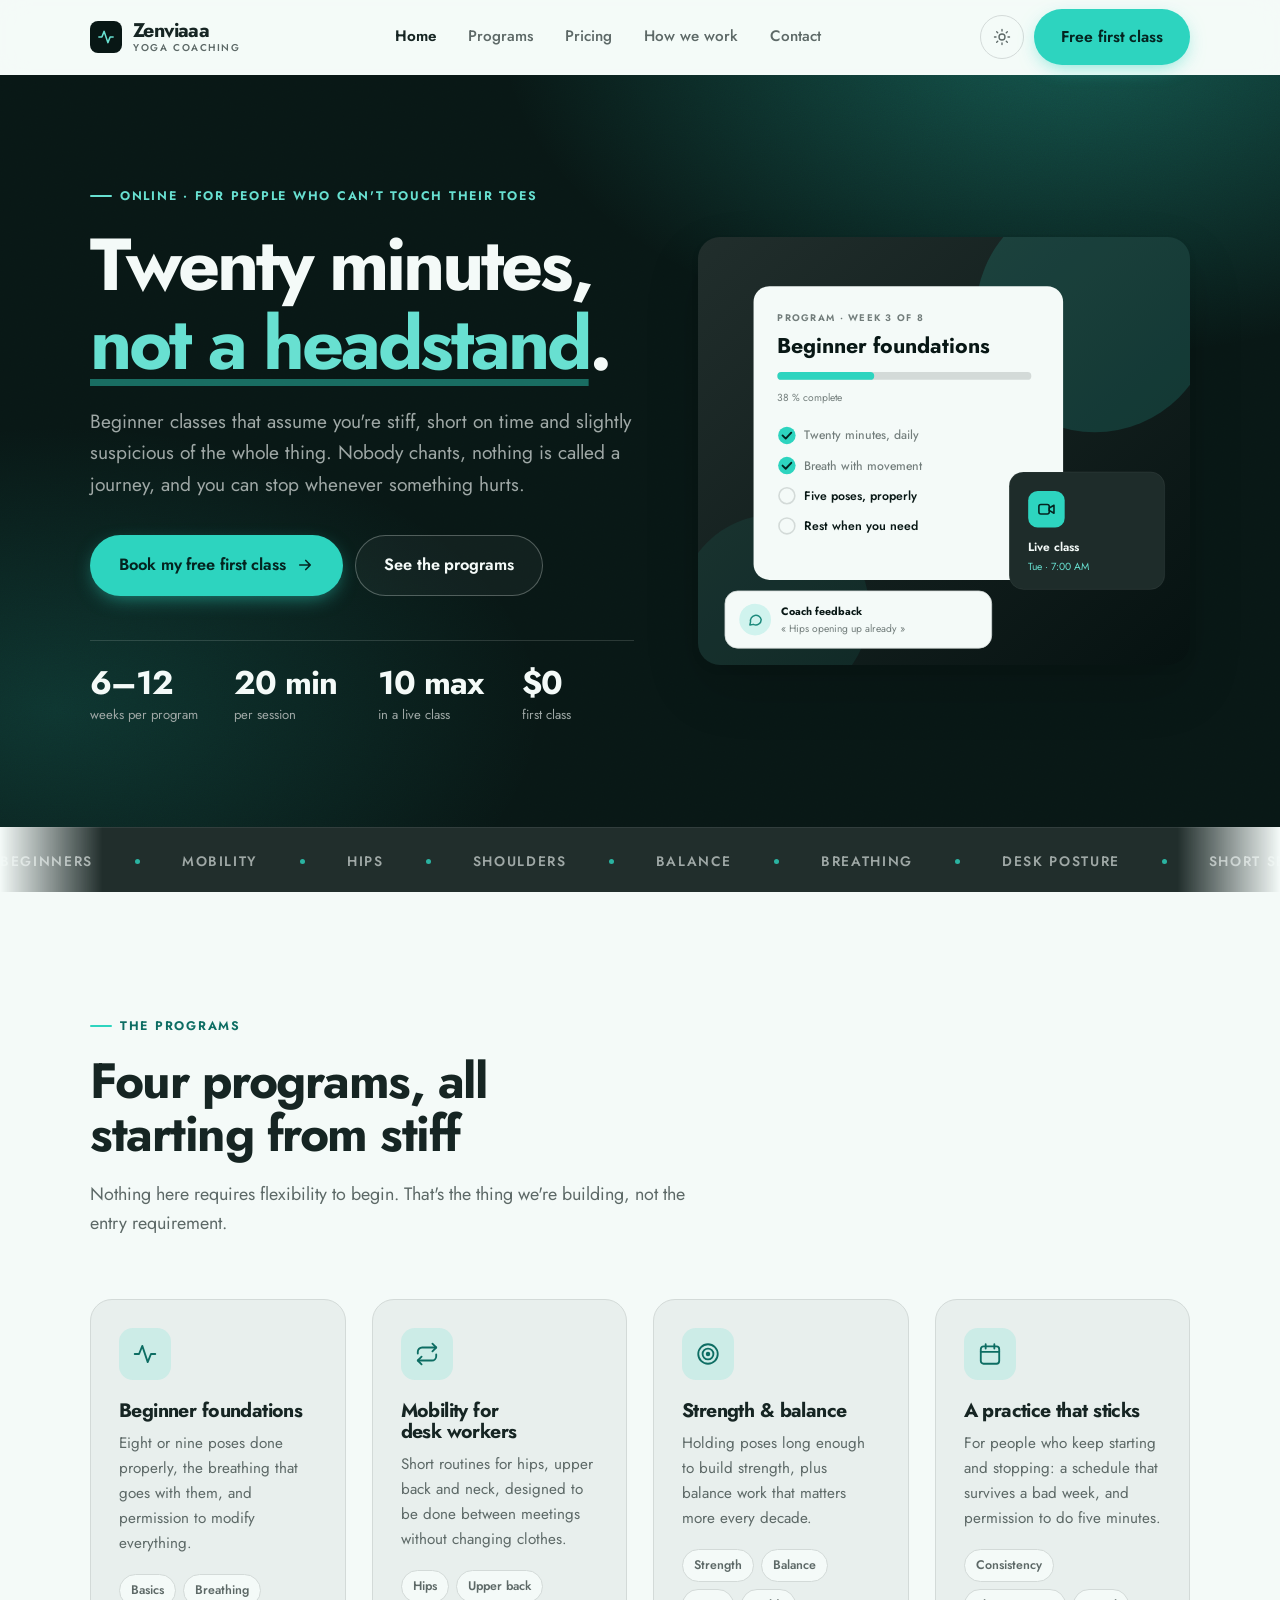
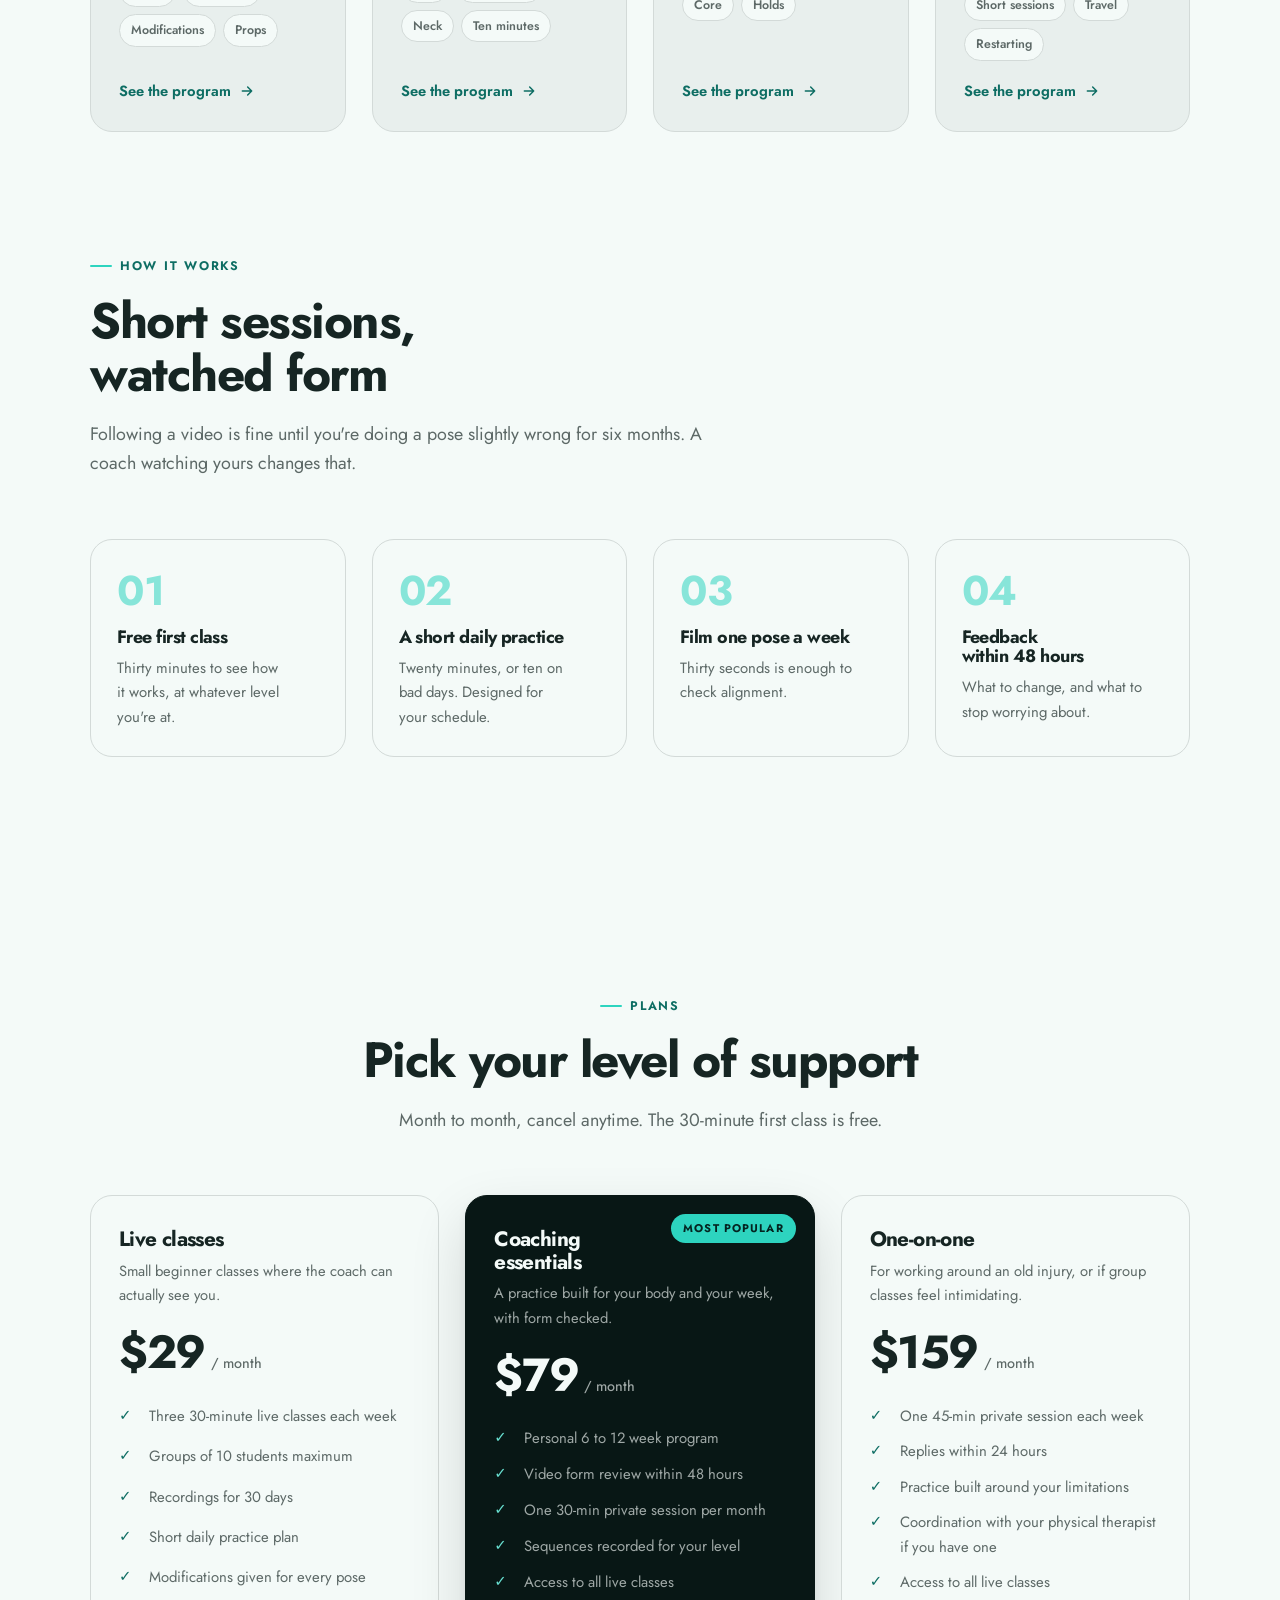
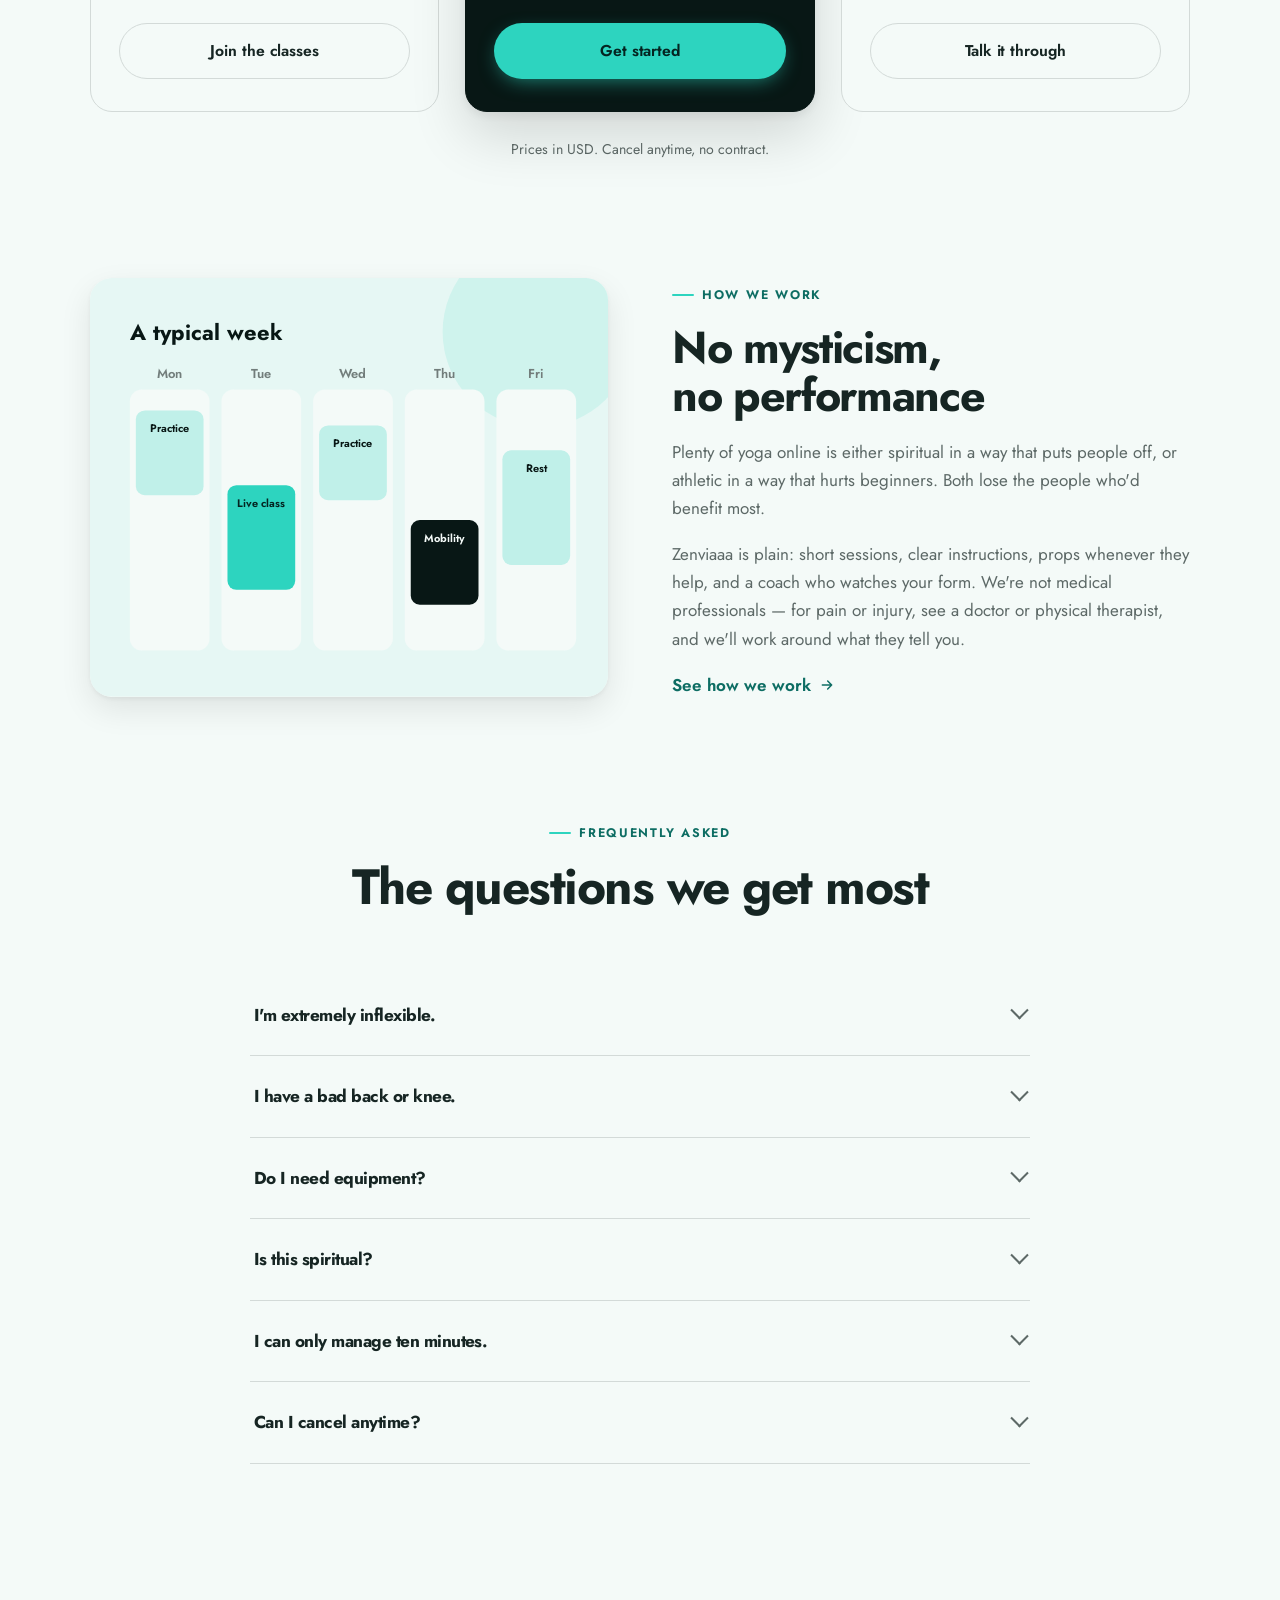
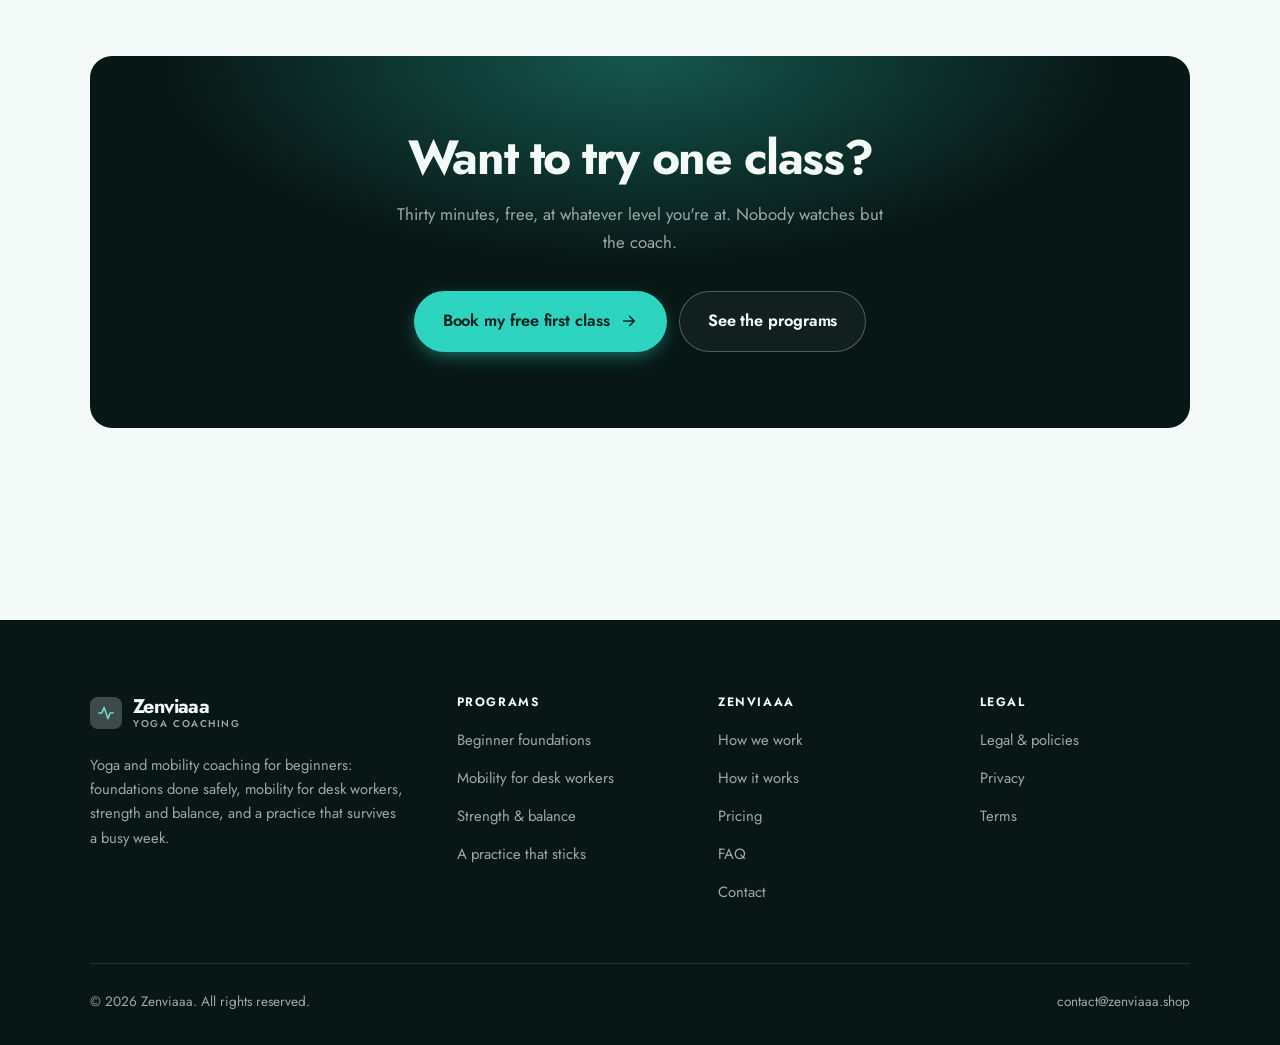
<file: index.html>
<!DOCTYPE html>
<html lang="en" class="no-js">
<head>
<meta charset="utf-8">
<meta name="viewport" content="width=device-width, initial-scale=1">
<title>Zenviaaa — Yoga for beginners who can't touch their toes</title>
<meta name="description" content="Beginner yoga and mobility coaching online: twenty-minute sessions, a coach who watches your form on video, and a practice that fits a busy week. Free first class.">
<link rel="canonical" href="https://zenviaaa.shop/">

<meta property="og:type" content="website">
<meta property="og:url" content="https://zenviaaa.shop/">
<meta property="og:site_name" content="Zenviaaa">
<meta property="og:locale" content="en_US">
<meta property="og:title" content="Zenviaaa — Yoga for beginners who can't touch their toes">
<meta property="og:description" content="Beginner yoga and mobility coaching online: twenty-minute sessions, a coach who watches your form on video, and a practice that fits a busy week. Free first class.">
<meta name="theme-color" content="#081715">

<link rel="icon" href="assets/img/favicon.svg" type="image/svg+xml">
<link rel="preconnect" href="https://fonts.googleapis.com">
<link rel="preconnect" href="https://fonts.gstatic.com" crossorigin>
<link rel="stylesheet" href="https://fonts.googleapis.com/css2?family=Jost:wght@400..700&display=swap">
<link rel="stylesheet" href="assets/css/style.css">

<!-- Thème appliqué avant le premier rendu (évite le flash) -->
<script>
document.documentElement.classList.remove('no-js');
(function(){try{var t=localStorage.getItem('site-theme');if(t){document.documentElement.setAttribute('data-theme',t);}}catch(e){}})();
</script>
<script type="application/ld+json">
{
  "@context": "https://schema.org",
  "@type": "Organization",
  "name": "Zenviaaa",
  "url": "https://zenviaaa.shop/",
  "email": "contact@zenviaaa.shop",
  "description": "Beginner yoga and mobility coaching online: twenty-minute sessions, a coach who watches your form on video, and a practice that fits a busy week. Free first class.",
  "areaServed": "US",
  "knowsLanguage": "en"
}
</script>
</head>

<body>
<a class="skip-link" href="#main">Skip to main content</a>

<header class="site-header">
  <nav class="wrap nav" aria-label="Main navigation">
    <a class="brand" href="index.html">
      <svg class="brand__mark" viewBox="0 0 64 64" aria-hidden="true">
        <rect class="bm-bg" width="64" height="64" rx="16"/>
        <g class="bm-ic" transform="translate(14 14) scale(1.5)" fill="none" stroke-width="2.1" stroke-linecap="round" stroke-linejoin="round"><path d="M2.5 12h4l3-7.5 5 15 3-7.5h4"/></g>
      </svg>
      <span>Zenviaaa<span class="brand__sub">Yoga coaching</span></span>
    </a>

    <ul class="nav__links" id="nav-links">
      <li><a href="index.html" aria-current="page">Home</a></li>
      <li><a href="programs.html">Programs</a></li>
      <li><a href="index.html#pricing">Pricing</a></li>
      <li><a href="about.html">How we work</a></li>
      <li><a href="contact.html">Contact</a></li>
      <li><a class="btn btn--primary" href="contact.html">Free first class</a></li>
    </ul>

    <div class="nav__cta">
      <button class="theme-toggle" type="button" aria-label="Switch to dark theme">
        <svg class="icon-sun" viewBox="0 0 24 24" fill="none" stroke="currentColor" stroke-width="1.8" stroke-linecap="round" aria-hidden="true"><circle cx="12" cy="12" r="4"/><path d="M12 2v2m0 16v2M2 12h2m16 0h2M4.9 4.9l1.4 1.4m11.4 11.4 1.4 1.4M19.1 4.9l-1.4 1.4M6.3 17.7l-1.4 1.4"/></svg>
        <svg class="icon-moon" viewBox="0 0 24 24" fill="none" stroke="currentColor" stroke-width="1.8" stroke-linecap="round" stroke-linejoin="round" aria-hidden="true"><path d="M21 12.8A9 9 0 1 1 11.2 3a7 7 0 0 0 9.8 9.8z"/></svg>
      </button>
      <a class="btn btn--primary" href="contact.html">Free first class</a>
      <button class="nav__toggle" type="button" aria-expanded="false" aria-controls="nav-links" aria-label="Open menu">
        <svg class="icon-open" viewBox="0 0 24 24" fill="none" stroke="currentColor" stroke-width="2" stroke-linecap="round" aria-hidden="true"><path d="M3 6h18M3 12h18M3 18h18"/></svg>
        <svg class="icon-close" viewBox="0 0 24 24" fill="none" stroke="currentColor" stroke-width="2" stroke-linecap="round" aria-hidden="true"><path d="M6 6l12 12M18 6L6 18"/></svg>
      </button>
    </div>
  </nav>
</header>

<main id="main">

<section class="hero">
  <div class="wrap hero__inner">
    <div>
      <span class="eyebrow hero__eyebrow">Online · For people who can't touch their toes</span>
      <h1>Twenty minutes,<br> <em>not a headstand</em>.</h1>
      <p class="hero__lede">Beginner classes that assume you're stiff, short on time and slightly suspicious of the whole thing. Nobody chants, nothing is called a journey, and you can stop whenever something hurts.</p>

      <div class="hero__actions">
        <a class="btn btn--primary btn--lg" href="contact.html">Book my free first class <svg viewBox="0 0 24 24" fill="none" stroke="currentColor" stroke-width="2.2" stroke-linecap="round" stroke-linejoin="round" aria-hidden="true"><path d="M5 12h14M13 6l6 6-6 6"/></svg></a>
        <a class="btn btn--on-dark btn--lg" href="programs.html">See the programs</a>
      </div>

      <ul class="hero__proof">
        <li><span class="stat__num">6–12</span><span class="stat__label">weeks per program</span></li>
        <li><span class="stat__num">20 min</span><span class="stat__label">per session</span></li>
        <li><span class="stat__num">10 max</span><span class="stat__label">in a live class</span></li>
        <li><span class="stat__num">$0</span><span class="stat__label">first class</span></li>
      </ul>
    </div>

    <div class="hero__art">
      <svg viewBox="0 0 620 540" role="img" aria-label="A beginner yoga program in week 3 of 8, showing this week's practice, the next live class and coach feedback.">
        <defs>
          <linearGradient id="hbg" x1="0" y1="0" x2="1" y2="1">
            <stop offset="0" stop-color="#212e2c"/><stop offset="1" stop-color="#061211"/>
          </linearGradient>
        </defs>
        <rect width="620" height="540" rx="22" fill="url(#hbg)"/>
        <circle cx="500" cy="96" r="150" fill="#2dd4bf" opacity=".16"/>
        <circle cx="96" cy="470" r="120" fill="#2dd4bf" opacity=".08"/>

        <g style="font-family: var(--font-body)">
          <!-- Carte programme -->
          <rect x="70" y="62" width="390" height="370" rx="20" fill="#f4faf8"/>
          <text x="100" y="106" font-size="12" font-weight="650" letter-spacing="1.6" fill="#727d7b">PROGRAM · WEEK 3 OF 8</text>
          <text x="100" y="146" font-size="27" font-weight="700" fill="#081715" style="font-family: var(--font-display)">Beginner foundations</text>
          <rect x="100" y="170" width="320" height="10" rx="5" fill="#d3dad8"/>
          <rect x="100" y="170" width="122" height="10" rx="5" fill="#2dd4bf"/>
          <text x="100" y="206" font-size="13" fill="#727d7b">38 % complete</text>
          <circle cx="112" cy="250" r="11" fill="#2dd4bf"/><path d="M106.5 250l4 4 7-7.5" fill="none" stroke="#042420" stroke-width="2.4" stroke-linecap="round" stroke-linejoin="round"/><text x="134" y="255" font-size="15.5" fill="#727d7b" font-weight="450">Twenty minutes, daily</text>
          <circle cx="112" cy="288" r="11" fill="#2dd4bf"/><path d="M106.5 288l4 4 7-7.5" fill="none" stroke="#042420" stroke-width="2.4" stroke-linecap="round" stroke-linejoin="round"/><text x="134" y="293" font-size="15.5" fill="#727d7b" font-weight="450">Breath with movement</text>
          <circle cx="112" cy="326" r="10" fill="none" stroke="#d3dad8" stroke-width="2"/><text x="134" y="331" font-size="15.5" fill="#081715" font-weight="560">Five poses, properly</text>
          <circle cx="112" cy="364" r="10" fill="none" stroke="#d3dad8" stroke-width="2"/><text x="134" y="369" font-size="15.5" fill="#081715" font-weight="560">Rest when you need</text>

          <!-- Carte séance -->
          <rect x="392" y="296" width="196" height="148" rx="18" fill="#1e2c2a" stroke="#ffffff" stroke-opacity=".08"/>
          <rect x="416" y="320" width="46" height="46" rx="12" fill="#2dd4bf"/>
          <g transform="translate(427 331)" fill="none" stroke="#042420" color="#042420" stroke-width="2" stroke-linecap="round" stroke-linejoin="round"><rect x="2.5" y="6" width="13" height="12" rx="2.5"/><path d="M15.5 10.5 21.5 7v10l-6-3.5z"/></g>
          <text x="416" y="396" font-size="15" font-weight="650" fill="#f4faf8">Live class</text>
          <text x="416" y="420" font-size="13" fill="#68e0d1">Tue · 7:00 AM</text>

          <!-- Retour du coach -->
          <rect x="34" y="446" width="336" height="72" rx="16" fill="#f4faf8" stroke="#d3dad8"/>
          <circle cx="72" cy="482" r="20" fill="#d0f3ee"/>
          <g transform="translate(62 472) scale(.84)" fill="none" stroke="#1d8a7c" stroke-width="2.2" stroke-linecap="round" stroke-linejoin="round"><path d="M21 12a8 8 0 0 1-11.6 7.1L4 20l1-4.6A8 8 0 1 1 21 12z"/></g>
          <text x="104" y="476" font-size="13.5" font-weight="700" fill="#081715">Coach feedback</text>
          <text x="104" y="498" font-size="13" fill="#727d7b">« Hips opening up already »</text>
        </g>
      </svg>
    </div>
  </div>
</section>

<div class="marquee" aria-hidden="true">
  <div class="marquee__track"><span>Beginners</span><span>Mobility</span><span>Hips</span><span>Shoulders</span><span>Balance</span><span>Breathing</span><span>Desk posture</span><span>Short sessions</span><span>Home practice</span><span>Strength</span><span>Beginners</span><span>Mobility</span><span>Hips</span><span>Shoulders</span><span>Balance</span><span>Breathing</span><span>Desk posture</span><span>Short sessions</span><span>Home practice</span><span>Strength</span></div>
</div>

<section class="section wrap" id="programs">
  <div class="section-head reveal">
    <span class="eyebrow">The programs</span>
    <h2>Four programs, all starting from stiff</h2>
    <p>Nothing here requires flexibility to begin. That's the thing we're building, not the entry requirement.</p>
  </div>
  <div class="grid grid--4 reveal-group">
    <a class="card" href="programs.html#foundations">
      <div class="card__icon"><svg viewBox="0 0 24 24" fill="none" stroke="currentColor" stroke-width="1.7" stroke-linecap="round" stroke-linejoin="round" aria-hidden="true"><path d="M2.5 12h4l3-7.5 5 15 3-7.5h4"/></svg></div>
      <h3>Beginner foundations</h3>
      <p>Eight or nine poses done properly, the breathing that goes with them, and permission to modify everything.</p>
      <ul class="tags"><li>Basics</li><li>Breathing</li><li>Modifications</li><li>Props</li></ul>
      <span class="arrow-link">See the program <svg viewBox="0 0 24 24" fill="none" stroke="currentColor" stroke-width="2.2" stroke-linecap="round" stroke-linejoin="round" aria-hidden="true"><path d="M5 12h14M13 6l6 6-6 6"/></svg></span>
    </a>
    <a class="card" href="programs.html#desk">
      <div class="card__icon"><svg viewBox="0 0 24 24" fill="none" stroke="currentColor" stroke-width="1.7" stroke-linecap="round" stroke-linejoin="round" aria-hidden="true"><path d="M17 2.5l3.5 3.5L17 9.5"/><path d="M3.5 11.5V10A4 4 0 0 1 7.5 6h13M7 21.5 3.5 18 7 14.5"/><path d="M20.5 12.5V14a4 4 0 0 1-4 4h-13"/></svg></div>
      <h3>Mobility for desk workers</h3>
      <p>Short routines for hips, upper back and neck, designed to be done between meetings without changing clothes.</p>
      <ul class="tags"><li>Hips</li><li>Upper back</li><li>Neck</li><li>Ten minutes</li></ul>
      <span class="arrow-link">See the program <svg viewBox="0 0 24 24" fill="none" stroke="currentColor" stroke-width="2.2" stroke-linecap="round" stroke-linejoin="round" aria-hidden="true"><path d="M5 12h14M13 6l6 6-6 6"/></svg></span>
    </a>
    <a class="card" href="programs.html#strength">
      <div class="card__icon"><svg viewBox="0 0 24 24" fill="none" stroke="currentColor" stroke-width="1.7" stroke-linecap="round" stroke-linejoin="round" aria-hidden="true"><circle cx="12" cy="12" r="9"/><circle cx="12" cy="12" r="5"/><circle cx="12" cy="12" r="1.2" fill="currentColor"/></svg></div>
      <h3>Strength &amp; balance</h3>
      <p>Holding poses long enough to build strength, plus balance work that matters more every decade.</p>
      <ul class="tags"><li>Strength</li><li>Balance</li><li>Core</li><li>Holds</li></ul>
      <span class="arrow-link">See the program <svg viewBox="0 0 24 24" fill="none" stroke="currentColor" stroke-width="2.2" stroke-linecap="round" stroke-linejoin="round" aria-hidden="true"><path d="M5 12h14M13 6l6 6-6 6"/></svg></span>
    </a>
    <a class="card" href="programs.html#habit">
      <div class="card__icon"><svg viewBox="0 0 24 24" fill="none" stroke="currentColor" stroke-width="1.7" stroke-linecap="round" stroke-linejoin="round" aria-hidden="true"><rect x="3.5" y="5" width="17" height="16" rx="2.5"/><path d="M8 3v4M16 3v4M3.5 10h17"/></svg></div>
      <h3>A practice that sticks</h3>
      <p>For people who keep starting and stopping: a schedule that survives a bad week, and permission to do five minutes.</p>
      <ul class="tags"><li>Consistency</li><li>Short sessions</li><li>Travel</li><li>Restarting</li></ul>
      <span class="arrow-link">See the program <svg viewBox="0 0 24 24" fill="none" stroke="currentColor" stroke-width="2.2" stroke-linecap="round" stroke-linejoin="round" aria-hidden="true"><path d="M5 12h14M13 6l6 6-6 6"/></svg></span>
    </a>
  </div>
</section>

<section class="section section--flush wrap" id="how-it-works">
  <div class="section-head reveal">
    <span class="eyebrow">How it works</span>
    <h2>Short sessions, watched form</h2>
    <p>Following a video is fine until you're doing a pose slightly wrong for six months. A coach watching yours changes that.</p>
  </div>
  <div class="grid grid--4 steps reveal-group">
    <article class="step">
      <h3>Free first class</h3>
      <p>Thirty minutes to see how it works, at whatever level you're at.</p>
    </article>
    <article class="step">
      <h3>A short daily practice</h3>
      <p>Twenty minutes, or ten on bad days. Designed for your schedule.</p>
    </article>
    <article class="step">
      <h3>Film one pose a week</h3>
      <p>Thirty seconds is enough to check alignment.</p>
    </article>
    <article class="step">
      <h3>Feedback within 48 hours</h3>
      <p>What to change, and what to stop worrying about.</p>
    </article>
  </div>
</section>

<section class="section wrap" id="pricing">
  <div class="section-head section-head--center reveal">
    <span class="eyebrow">Plans</span>
    <h2>Pick your level of support</h2>
    <p>Month to month, cancel anytime. The 30-minute first class is free.</p>
  </div>
  <div class="grid grid--3 plans reveal-group">
    <article class="plan">
      
      <h3>Live classes</h3>
      <p class="plan__desc">Small beginner classes where the coach can actually see you.</p>
      <p class="plan__price">$29<span class="plan__period">/ month</span></p>
      <ul class="plan__features">
        <li>Three 30-minute live classes each week</li>
        <li>Groups of 10 students maximum</li>
        <li>Recordings for 30 days</li>
        <li>Short daily practice plan</li>
        <li>Modifications given for every pose</li>
      </ul>
      <a class="btn btn--ghost btn--block" href="contact.html">Join the classes</a>
    </article>
    <article class="plan plan--featured">
      <span class="plan__tag">Most popular</span>
      <h3>Coaching essentials</h3>
      <p class="plan__desc">A practice built for your body and your week, with form checked.</p>
      <p class="plan__price">$79<span class="plan__period">/ month</span></p>
      <ul class="plan__features">
        <li>Personal 6 to 12 week program</li>
        <li>Video form review within 48 hours</li>
        <li>One 30-min private session per month</li>
        <li>Sequences recorded for your level</li>
        <li>Access to all live classes</li>
      </ul>
      <a class="btn btn--primary btn--block" href="contact.html">Get started</a>
    </article>
    <article class="plan">
      
      <h3>One-on-one</h3>
      <p class="plan__desc">For working around an old injury, or if group classes feel intimidating.</p>
      <p class="plan__price">$159<span class="plan__period">/ month</span></p>
      <ul class="plan__features">
        <li>One 45-min private session each week</li>
        <li>Replies within 24 hours</li>
        <li>Practice built around your limitations</li>
        <li>Coordination with your physical therapist if you have one</li>
        <li>Access to all live classes</li>
      </ul>
      <a class="btn btn--ghost btn--block" href="contact.html">Talk it through</a>
    </article>
  </div>
  <p class="plans-note">Prices in USD. Cancel anytime, no contract.</p>
</section>

<section class="section section--flush wrap">
  <div class="split reveal">
    <div class="split__art">
      <svg viewBox="0 0 520 420" role="img" aria-label="Example of a typical week: Practice, Live class, Practice, Mobility, Rest.">
        <rect width="520" height="420" rx="20" fill="#e6f7f4"/>
        <circle cx="450" cy="54" r="96" fill="#2dd4bf" opacity=".12"/>
        <g style="font-family: var(--font-body)">
        <text x="40" y="62" font-size="22" font-weight="700" fill="#081715" style="font-family: var(--font-display)">A typical week</text>
        <text x="80" y="100" text-anchor="middle" font-size="13" font-weight="600" fill="#727d7b">Mon</text>
        <rect x="40" y="112" width="80" height="262" rx="12" fill="#f4faf8"/>
        <rect x="46" y="133" width="68" height="85" rx="9" fill="#c0f0e9"/>
        <text x="80" y="155" text-anchor="middle" font-size="11" font-weight="650" fill="#081715">Practice</text>
        <text x="172" y="100" text-anchor="middle" font-size="13" font-weight="600" fill="#727d7b">Tue</text>
        <rect x="132" y="112" width="80" height="262" rx="12" fill="#f4faf8"/>
        <rect x="138" y="208" width="68" height="105" rx="9" fill="#2dd4bf"/>
        <text x="172" y="230" text-anchor="middle" font-size="11" font-weight="650" fill="#042420">Live class</text>
        <text x="264" y="100" text-anchor="middle" font-size="13" font-weight="600" fill="#727d7b">Wed</text>
        <rect x="224" y="112" width="80" height="262" rx="12" fill="#f4faf8"/>
        <rect x="230" y="148" width="68" height="75" rx="9" fill="#c0f0e9"/>
        <text x="264" y="170" text-anchor="middle" font-size="11" font-weight="650" fill="#081715">Practice</text>
        <text x="356" y="100" text-anchor="middle" font-size="13" font-weight="600" fill="#727d7b">Thu</text>
        <rect x="316" y="112" width="80" height="262" rx="12" fill="#f4faf8"/>
        <rect x="322" y="243" width="68" height="85" rx="9" fill="#081715"/>
        <text x="356" y="265" text-anchor="middle" font-size="11" font-weight="650" fill="#f4faf8">Mobility</text>
        <text x="448" y="100" text-anchor="middle" font-size="13" font-weight="600" fill="#727d7b">Fri</text>
        <rect x="408" y="112" width="80" height="262" rx="12" fill="#f4faf8"/>
        <rect x="414" y="173" width="68" height="115" rx="9" fill="#c0f0e9"/>
        <text x="448" y="195" text-anchor="middle" font-size="11" font-weight="650" fill="#081715">Rest</text>
        </g>
      </svg>
    </div>
    <div>
      <span class="eyebrow">How we work</span>
      <h2>No mysticism, no performance</h2>
      <p>Plenty of yoga online is either spiritual in a way that puts people off, or athletic in a way that hurts beginners. Both lose the people who'd benefit most.</p>
      <p>Zenviaaa is plain: short sessions, clear instructions, props whenever they help, and a coach who watches your form. We're not medical professionals — for pain or injury, see a doctor or physical therapist, and we'll work around what they tell you.</p>
      <p><a class="arrow-link" href="about.html">See how we work <svg viewBox="0 0 24 24" fill="none" stroke="currentColor" stroke-width="2.2" stroke-linecap="round" stroke-linejoin="round" aria-hidden="true"><path d="M5 12h14M13 6l6 6-6 6"/></svg></a></p>
    </div>
  </div>
</section>

<section class="section section--flush wrap" id="faq">
  <div class="section-head section-head--center reveal">
    <span class="eyebrow">Frequently asked</span>
    <h2>The questions we get most</h2>
  </div>
  <div class="faq reveal">
    <details>
      <summary>I'm extremely inflexible.</summary>
      <p>That's the starting point for most students here, and flexibility is the result rather than the requirement. Props exist precisely for this.</p>
    </details>
    <details>
      <summary>I have a bad back or knee.</summary>
      <p>Get your doctor's or physical therapist's guidance first. Once you have it, we build the practice around their restrictions — we don't diagnose or treat.</p>
    </details>
    <details>
      <summary>Do I need equipment?</summary>
      <p>A mat helps, a wall is useful, and two books work as blocks. We sell nothing.</p>
    </details>
    <details>
      <summary>Is this spiritual?</summary>
      <p>Not in our classes. We use ordinary language for the poses and the breathing. If you want the philosophy, there are teachers who do it well — that isn't us.</p>
    </details>
    <details>
      <summary>I can only manage ten minutes.</summary>
      <p>Then ten minutes is the program. Consistency at ten minutes beats an hour you skip.</p>
    </details>
    <details>
      <summary>Can I cancel anytime?</summary>
      <p>Yes. No contract, no minimum term. Access stays open until the end of the month you already paid for.</p>
    </details>
  </div>
</section>

<section class="wrap section--tight">
  <div class="cta-band reveal">
    <h2>Want to try one class?</h2>
    <p>Thirty minutes, free, at whatever level you're at. Nobody watches but the coach.</p>
    <div class="hero__actions">
      <a class="btn btn--primary btn--lg" href="contact.html">Book my free first class <svg viewBox="0 0 24 24" fill="none" stroke="currentColor" stroke-width="2.2" stroke-linecap="round" stroke-linejoin="round" aria-hidden="true"><path d="M5 12h14M13 6l6 6-6 6"/></svg></a>
      <a class="btn btn--on-dark btn--lg" href="programs.html">See the programs</a>
    </div>
  </div>
</section>

</main>

<footer class="site-footer">
  <div class="wrap">
    <div class="footer__grid">
      <div class="footer__brand">
        <a class="brand" href="index.html">
          <svg class="brand__mark" viewBox="0 0 64 64" aria-hidden="true">
        <rect class="bm-bg" width="64" height="64" rx="16"/>
        <g class="bm-ic" transform="translate(14 14) scale(1.5)" fill="none" stroke-width="2.1" stroke-linecap="round" stroke-linejoin="round"><path d="M2.5 12h4l3-7.5 5 15 3-7.5h4"/></g>
      </svg>
          <span>Zenviaaa<span class="brand__sub">Yoga coaching</span></span>
        </a>
        <p>Yoga and mobility coaching for beginners: foundations done safely, mobility for desk workers, strength and balance, and a practice that survives a busy week.</p>
      </div>

      <div class="footer__col">
        <h4>Programs</h4>
        <ul>
          <li><a href="programs.html#foundations">Beginner foundations</a></li>
          <li><a href="programs.html#desk">Mobility for desk workers</a></li>
          <li><a href="programs.html#strength">Strength &amp; balance</a></li>
          <li><a href="programs.html#habit">A practice that sticks</a></li>
        </ul>
      </div>

      <div class="footer__col">
        <h4>Zenviaaa</h4>
        <ul>
          <li><a href="about.html">How we work</a></li>
          <li><a href="index.html#how-it-works">How it works</a></li>
          <li><a href="index.html#pricing">Pricing</a></li>
          <li><a href="index.html#faq">FAQ</a></li>
          <li><a href="contact.html">Contact</a></li>
        </ul>
      </div>

      <div class="footer__col">
        <h4>Legal</h4>
        <ul>
          <li><a href="legal.html">Legal &amp; policies</a></li>
          <li><a href="legal.html#privacy">Privacy</a></li>
          <li><a href="legal.html#terms">Terms</a></li>
        </ul>
      </div>
    </div>

    <div class="footer__bottom">
      <p>© <span data-year>2026</span> Zenviaaa. All rights reserved.</p>
      <p><a href="mailto:contact@zenviaaa.shop">contact@zenviaaa.shop</a></p>
    </div>
  </div>
</footer>

<script src="assets/js/main.js" defer></script>
</body>
</html>
</file>
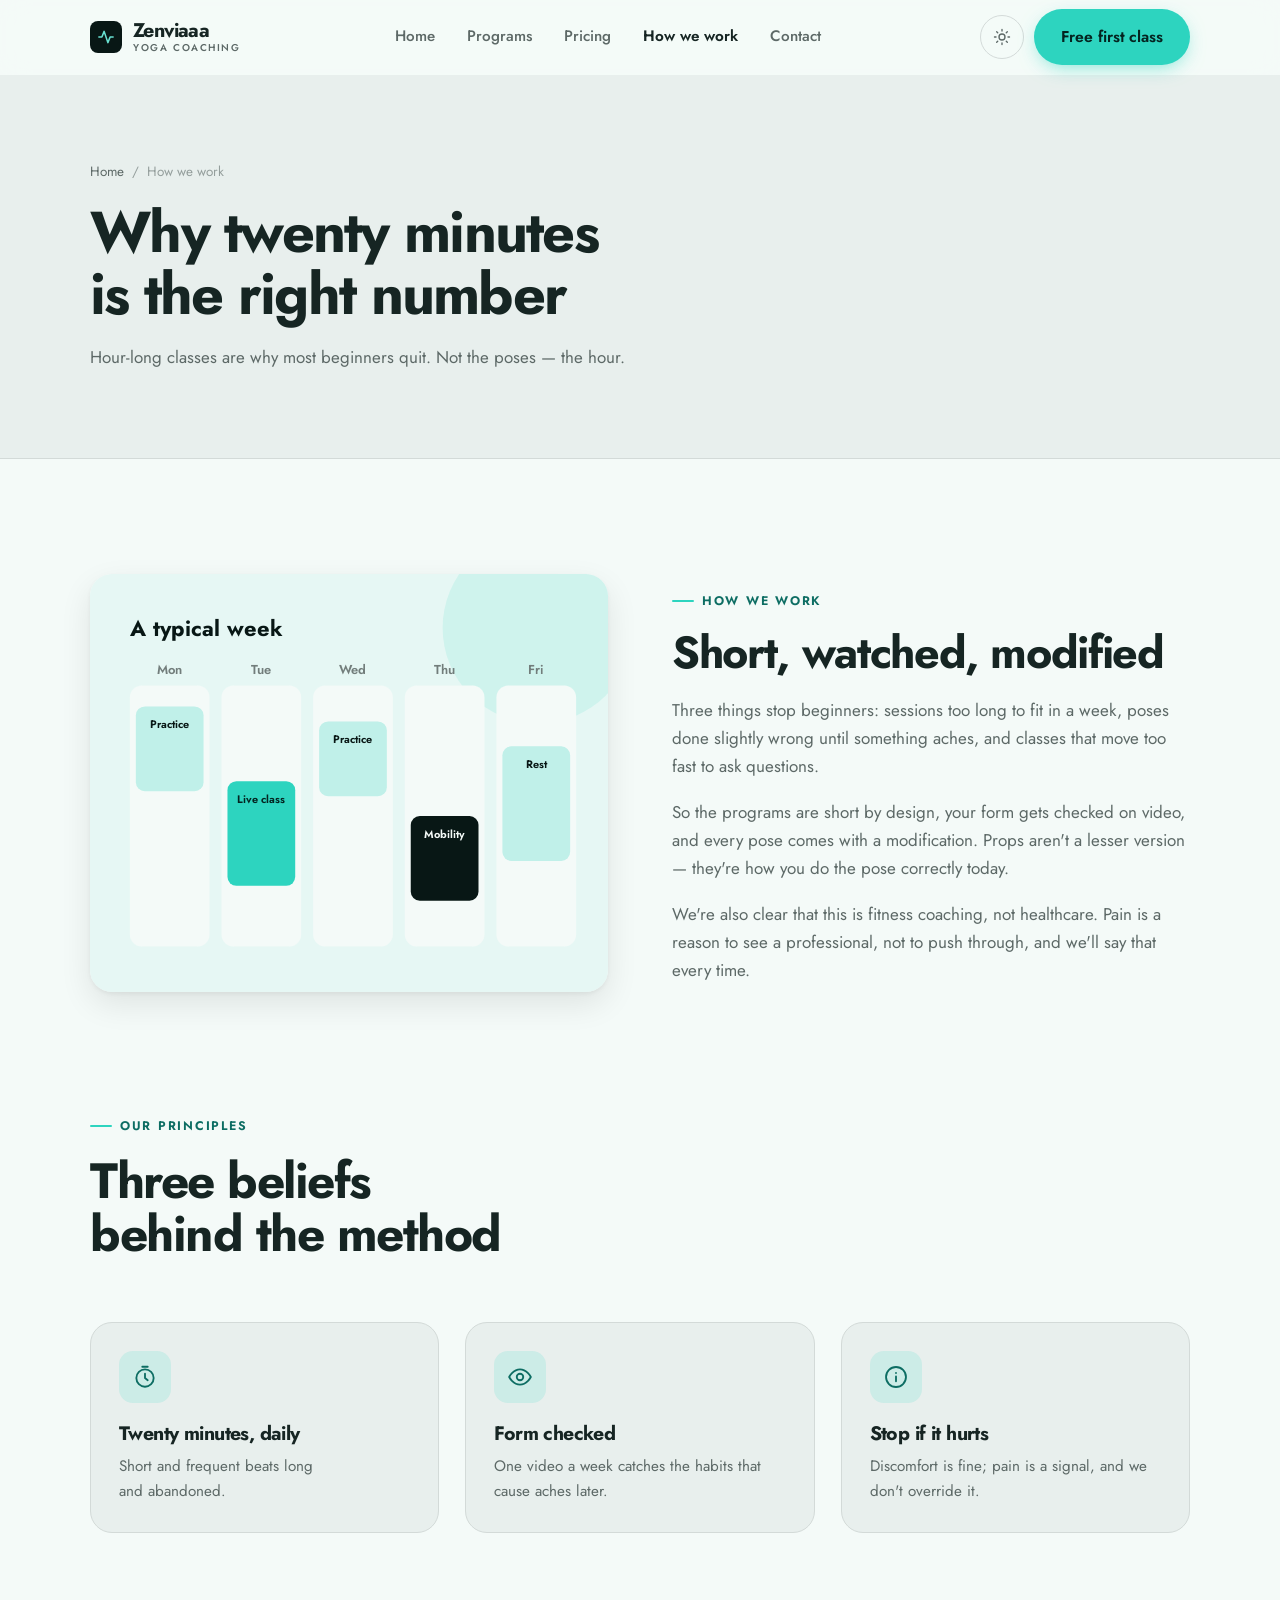
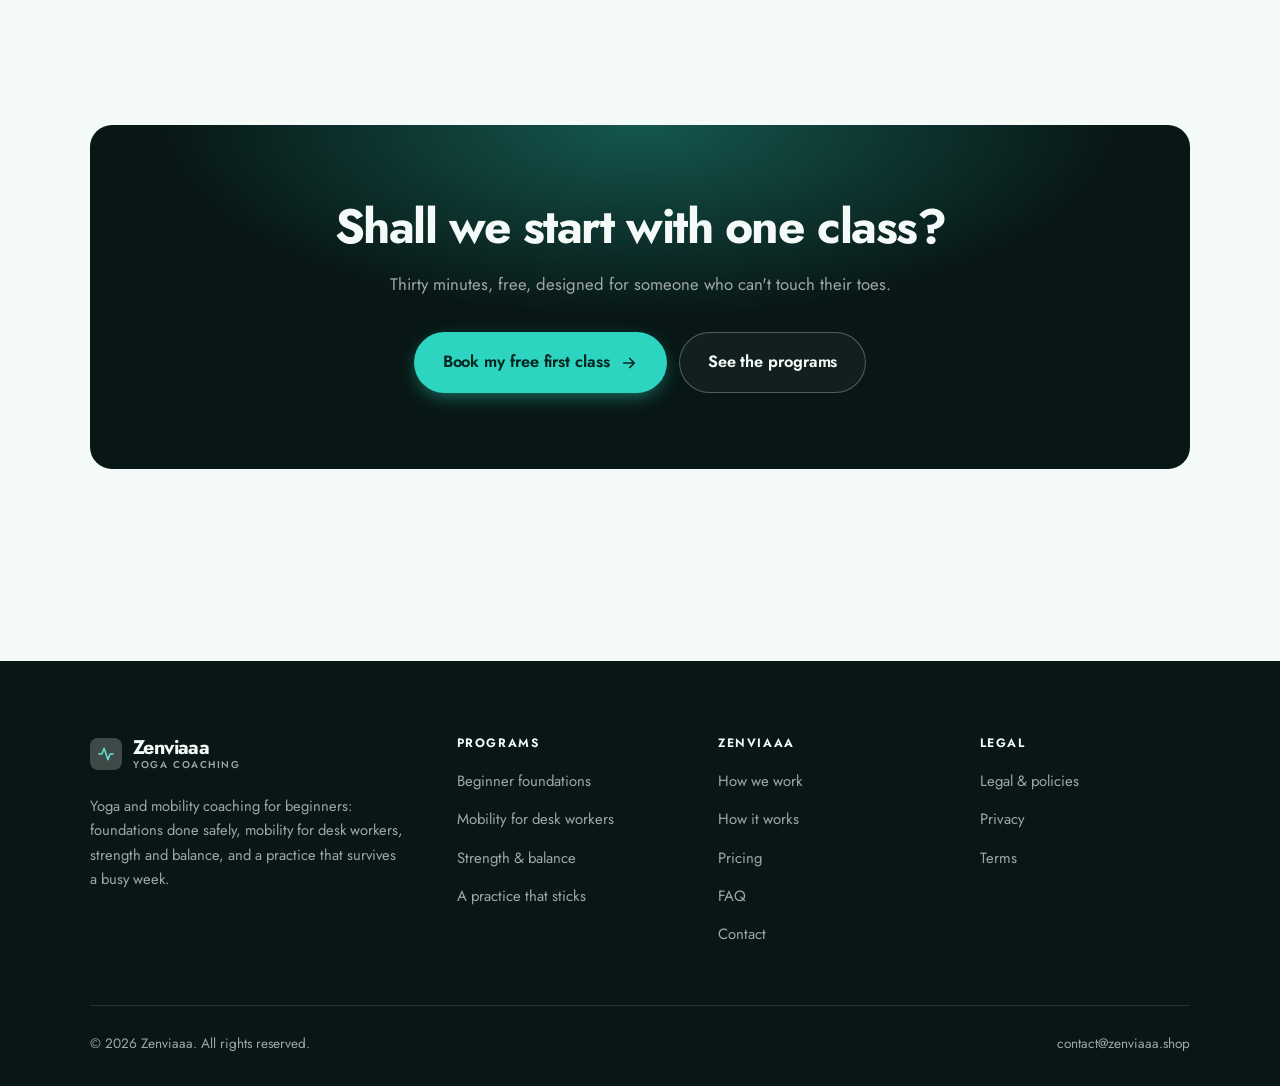
<file: about.html>
<!DOCTYPE html>
<html lang="en" class="no-js">
<head>
<meta charset="utf-8">
<meta name="viewport" content="width=device-width, initial-scale=1">
<title>How we work — Zenviaaa</title>
<meta name="description" content="Why beginner yoga coaching works better than following videos, and the principles behind Zenviaaa.">
<link rel="canonical" href="https://zenviaaa.shop/about.html">

<meta property="og:type" content="website">
<meta property="og:url" content="https://zenviaaa.shop/about.html">
<meta property="og:site_name" content="Zenviaaa">
<meta property="og:locale" content="en_US">
<meta property="og:title" content="How we work — Zenviaaa">
<meta property="og:description" content="Why beginner yoga coaching works better than following videos, and the principles behind Zenviaaa.">
<meta name="theme-color" content="#081715">

<link rel="icon" href="assets/img/favicon.svg" type="image/svg+xml">
<link rel="preconnect" href="https://fonts.googleapis.com">
<link rel="preconnect" href="https://fonts.gstatic.com" crossorigin>
<link rel="stylesheet" href="https://fonts.googleapis.com/css2?family=Jost:wght@400..700&display=swap">
<link rel="stylesheet" href="assets/css/style.css">

<!-- Thème appliqué avant le premier rendu (évite le flash) -->
<script>
document.documentElement.classList.remove('no-js');
(function(){try{var t=localStorage.getItem('site-theme');if(t){document.documentElement.setAttribute('data-theme',t);}}catch(e){}})();
</script>
</head>

<body>
<a class="skip-link" href="#main">Skip to main content</a>

<header class="site-header">
  <nav class="wrap nav" aria-label="Main navigation">
    <a class="brand" href="index.html">
      <svg class="brand__mark" viewBox="0 0 64 64" aria-hidden="true">
        <rect class="bm-bg" width="64" height="64" rx="16"/>
        <g class="bm-ic" transform="translate(14 14) scale(1.5)" fill="none" stroke-width="2.1" stroke-linecap="round" stroke-linejoin="round"><path d="M2.5 12h4l3-7.5 5 15 3-7.5h4"/></g>
      </svg>
      <span>Zenviaaa<span class="brand__sub">Yoga coaching</span></span>
    </a>

    <ul class="nav__links" id="nav-links">
      <li><a href="index.html">Home</a></li>
      <li><a href="programs.html">Programs</a></li>
      <li><a href="index.html#pricing">Pricing</a></li>
      <li><a href="about.html" aria-current="page">How we work</a></li>
      <li><a href="contact.html">Contact</a></li>
      <li><a class="btn btn--primary" href="contact.html">Free first class</a></li>
    </ul>

    <div class="nav__cta">
      <button class="theme-toggle" type="button" aria-label="Switch to dark theme">
        <svg class="icon-sun" viewBox="0 0 24 24" fill="none" stroke="currentColor" stroke-width="1.8" stroke-linecap="round" aria-hidden="true"><circle cx="12" cy="12" r="4"/><path d="M12 2v2m0 16v2M2 12h2m16 0h2M4.9 4.9l1.4 1.4m11.4 11.4 1.4 1.4M19.1 4.9l-1.4 1.4M6.3 17.7l-1.4 1.4"/></svg>
        <svg class="icon-moon" viewBox="0 0 24 24" fill="none" stroke="currentColor" stroke-width="1.8" stroke-linecap="round" stroke-linejoin="round" aria-hidden="true"><path d="M21 12.8A9 9 0 1 1 11.2 3a7 7 0 0 0 9.8 9.8z"/></svg>
      </button>
      <a class="btn btn--primary" href="contact.html">Free first class</a>
      <button class="nav__toggle" type="button" aria-expanded="false" aria-controls="nav-links" aria-label="Open menu">
        <svg class="icon-open" viewBox="0 0 24 24" fill="none" stroke="currentColor" stroke-width="2" stroke-linecap="round" aria-hidden="true"><path d="M3 6h18M3 12h18M3 18h18"/></svg>
        <svg class="icon-close" viewBox="0 0 24 24" fill="none" stroke="currentColor" stroke-width="2" stroke-linecap="round" aria-hidden="true"><path d="M6 6l12 12M18 6L6 18"/></svg>
      </button>
    </div>
  </nav>
</header>

<main id="main">

<section class="page-head">
  <div class="wrap">
    <nav class="breadcrumb" aria-label="Breadcrumb">
      <a href="index.html">Home</a><span>/</span><span aria-current="page">How we work</span>
    </nav>
    <h1>Why twenty minutes is the right number</h1>
    <p>Hour-long classes are why most beginners quit. Not the poses — the hour.</p>
  </div>
</section>

<section class="section wrap">
  <div class="split reveal">
    <div class="split__art">
      <svg viewBox="0 0 520 420" role="img" aria-label="Example of a typical week: Practice, Live class, Practice, Mobility, Rest.">
        <rect width="520" height="420" rx="20" fill="#e6f7f4"/>
        <circle cx="450" cy="54" r="96" fill="#2dd4bf" opacity=".12"/>
        <g style="font-family: var(--font-body)">
        <text x="40" y="62" font-size="22" font-weight="700" fill="#081715" style="font-family: var(--font-display)">A typical week</text>
        <text x="80" y="100" text-anchor="middle" font-size="13" font-weight="600" fill="#727d7b">Mon</text>
        <rect x="40" y="112" width="80" height="262" rx="12" fill="#f4faf8"/>
        <rect x="46" y="133" width="68" height="85" rx="9" fill="#c0f0e9"/>
        <text x="80" y="155" text-anchor="middle" font-size="11" font-weight="650" fill="#081715">Practice</text>
        <text x="172" y="100" text-anchor="middle" font-size="13" font-weight="600" fill="#727d7b">Tue</text>
        <rect x="132" y="112" width="80" height="262" rx="12" fill="#f4faf8"/>
        <rect x="138" y="208" width="68" height="105" rx="9" fill="#2dd4bf"/>
        <text x="172" y="230" text-anchor="middle" font-size="11" font-weight="650" fill="#042420">Live class</text>
        <text x="264" y="100" text-anchor="middle" font-size="13" font-weight="600" fill="#727d7b">Wed</text>
        <rect x="224" y="112" width="80" height="262" rx="12" fill="#f4faf8"/>
        <rect x="230" y="148" width="68" height="75" rx="9" fill="#c0f0e9"/>
        <text x="264" y="170" text-anchor="middle" font-size="11" font-weight="650" fill="#081715">Practice</text>
        <text x="356" y="100" text-anchor="middle" font-size="13" font-weight="600" fill="#727d7b">Thu</text>
        <rect x="316" y="112" width="80" height="262" rx="12" fill="#f4faf8"/>
        <rect x="322" y="243" width="68" height="85" rx="9" fill="#081715"/>
        <text x="356" y="265" text-anchor="middle" font-size="11" font-weight="650" fill="#f4faf8">Mobility</text>
        <text x="448" y="100" text-anchor="middle" font-size="13" font-weight="600" fill="#727d7b">Fri</text>
        <rect x="408" y="112" width="80" height="262" rx="12" fill="#f4faf8"/>
        <rect x="414" y="173" width="68" height="115" rx="9" fill="#c0f0e9"/>
        <text x="448" y="195" text-anchor="middle" font-size="11" font-weight="650" fill="#081715">Rest</text>
        </g>
      </svg>
    </div>
    <div>
      <span class="eyebrow">How we work</span>
      <h2>Short, watched, modified</h2>
      <p>Three things stop beginners: sessions too long to fit in a week, poses done slightly wrong until something aches, and classes that move too fast to ask questions.</p>
      <p>So the programs are short by design, your form gets checked on video, and every pose comes with a modification. Props aren't a lesser version — they're how you do the pose correctly today.</p>
      <p>We're also clear that this is fitness coaching, not healthcare. Pain is a reason to see a professional, not to push through, and we'll say that every time.</p>
      <!--
        TO DO: add a short introduction of the coach (name, real background),
        with a photo if possible. Do not invent credentials — see README.md.
      -->
    </div>
  </div>
</section>

<section class="section section--flush wrap">
  <div class="section-head reveal">
    <span class="eyebrow">Our principles</span>
    <h2>Three beliefs behind the method</h2>
  </div>
  <div class="grid grid--3 reveal-group">
    <article class="card">
      <div class="card__icon"><svg viewBox="0 0 24 24" fill="none" stroke="currentColor" stroke-width="1.7" stroke-linecap="round" stroke-linejoin="round" aria-hidden="true"><circle cx="12" cy="13" r="8"/><path d="M12 9v4l2.5 2M9.5 2.5h5"/></svg></div>
      <h3>Twenty minutes, daily</h3>
      <p>Short and frequent beats long and abandoned.</p>
    </article>
    <article class="card">
      <div class="card__icon"><svg viewBox="0 0 24 24" fill="none" stroke="currentColor" stroke-width="1.7" stroke-linecap="round" stroke-linejoin="round" aria-hidden="true"><path d="M2 12s3.6-7 10-7 10 7 10 7-3.6 7-10 7S2 12 2 12z"/><circle cx="12" cy="12" r="3"/></svg></div>
      <h3>Form checked</h3>
      <p>One video a week catches the habits that cause aches later.</p>
    </article>
    <article class="card">
      <div class="card__icon"><svg viewBox="0 0 24 24" fill="none" stroke="currentColor" stroke-width="1.7" stroke-linecap="round" stroke-linejoin="round" aria-hidden="true"><circle cx="12" cy="12" r="9.2"/><path d="M12 16v-4.5M12 8.2v.1"/></svg></div>
      <h3>Stop if it hurts</h3>
      <p>Discomfort is fine; pain is a signal, and we don't override it.</p>
    </article>
  </div>
</section>

<section class="wrap section--tight">
  <div class="cta-band reveal">
    <h2>Shall we start with one class?</h2>
    <p>Thirty minutes, free, designed for someone who can't touch their toes.</p>
    <div class="hero__actions">
      <a class="btn btn--primary btn--lg" href="contact.html">Book my free first class <svg viewBox="0 0 24 24" fill="none" stroke="currentColor" stroke-width="2.2" stroke-linecap="round" stroke-linejoin="round" aria-hidden="true"><path d="M5 12h14M13 6l6 6-6 6"/></svg></a>
      <a class="btn btn--on-dark btn--lg" href="programs.html">See the programs</a>
    </div>
  </div>
</section>

</main>

<footer class="site-footer">
  <div class="wrap">
    <div class="footer__grid">
      <div class="footer__brand">
        <a class="brand" href="index.html">
          <svg class="brand__mark" viewBox="0 0 64 64" aria-hidden="true">
        <rect class="bm-bg" width="64" height="64" rx="16"/>
        <g class="bm-ic" transform="translate(14 14) scale(1.5)" fill="none" stroke-width="2.1" stroke-linecap="round" stroke-linejoin="round"><path d="M2.5 12h4l3-7.5 5 15 3-7.5h4"/></g>
      </svg>
          <span>Zenviaaa<span class="brand__sub">Yoga coaching</span></span>
        </a>
        <p>Yoga and mobility coaching for beginners: foundations done safely, mobility for desk workers, strength and balance, and a practice that survives a busy week.</p>
      </div>

      <div class="footer__col">
        <h4>Programs</h4>
        <ul>
          <li><a href="programs.html#foundations">Beginner foundations</a></li>
          <li><a href="programs.html#desk">Mobility for desk workers</a></li>
          <li><a href="programs.html#strength">Strength &amp; balance</a></li>
          <li><a href="programs.html#habit">A practice that sticks</a></li>
        </ul>
      </div>

      <div class="footer__col">
        <h4>Zenviaaa</h4>
        <ul>
          <li><a href="about.html">How we work</a></li>
          <li><a href="index.html#how-it-works">How it works</a></li>
          <li><a href="index.html#pricing">Pricing</a></li>
          <li><a href="index.html#faq">FAQ</a></li>
          <li><a href="contact.html">Contact</a></li>
        </ul>
      </div>

      <div class="footer__col">
        <h4>Legal</h4>
        <ul>
          <li><a href="legal.html">Legal &amp; policies</a></li>
          <li><a href="legal.html#privacy">Privacy</a></li>
          <li><a href="legal.html#terms">Terms</a></li>
        </ul>
      </div>
    </div>

    <div class="footer__bottom">
      <p>© <span data-year>2026</span> Zenviaaa. All rights reserved.</p>
      <p><a href="mailto:contact@zenviaaa.shop">contact@zenviaaa.shop</a></p>
    </div>
  </div>
</footer>

<script src="assets/js/main.js" defer></script>
</body>
</html>
</file>
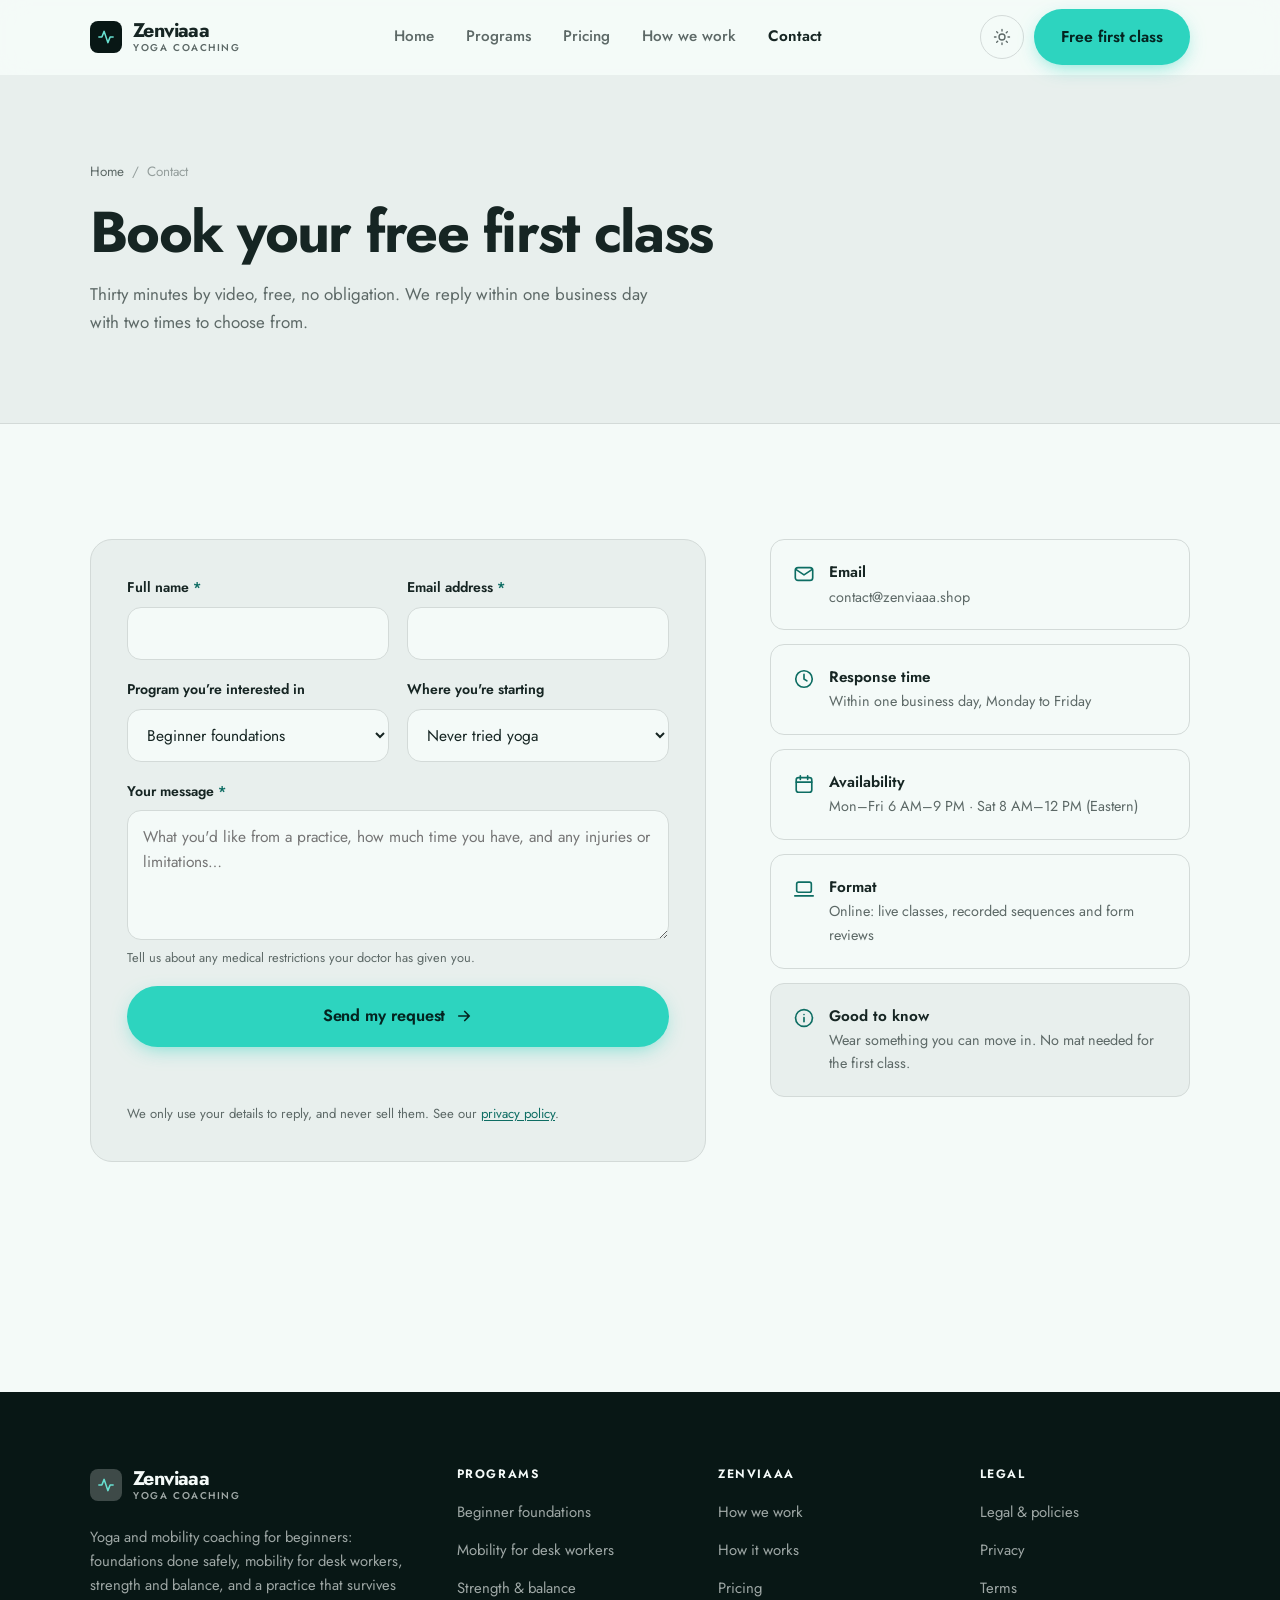
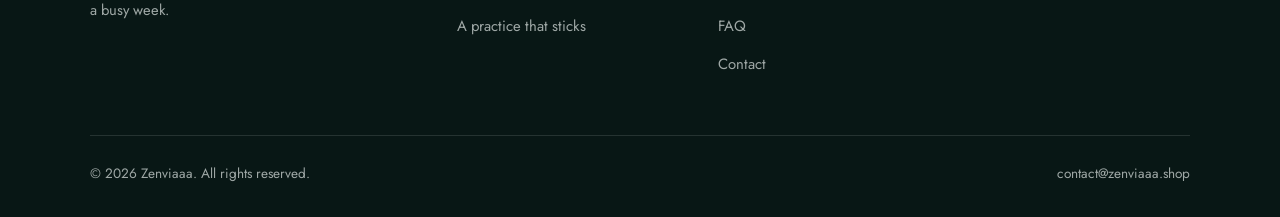
<file: contact.html>
<!DOCTYPE html>
<html lang="en" class="no-js">
<head>
<meta charset="utf-8">
<meta name="viewport" content="width=device-width, initial-scale=1">
<title>Contact — Zenviaaa</title>
<meta name="description" content="Book your free 30-minute first class. We reply within one business day.">
<link rel="canonical" href="https://zenviaaa.shop/contact.html">

<meta property="og:type" content="website">
<meta property="og:url" content="https://zenviaaa.shop/contact.html">
<meta property="og:site_name" content="Zenviaaa">
<meta property="og:locale" content="en_US">
<meta property="og:title" content="Contact — Zenviaaa">
<meta property="og:description" content="Book your free 30-minute first class. We reply within one business day.">
<meta name="theme-color" content="#081715">

<link rel="icon" href="assets/img/favicon.svg" type="image/svg+xml">
<link rel="preconnect" href="https://fonts.googleapis.com">
<link rel="preconnect" href="https://fonts.gstatic.com" crossorigin>
<link rel="stylesheet" href="https://fonts.googleapis.com/css2?family=Jost:wght@400..700&display=swap">
<link rel="stylesheet" href="assets/css/style.css">

<!-- Thème appliqué avant le premier rendu (évite le flash) -->
<script>
document.documentElement.classList.remove('no-js');
(function(){try{var t=localStorage.getItem('site-theme');if(t){document.documentElement.setAttribute('data-theme',t);}}catch(e){}})();
</script>
</head>

<body>
<a class="skip-link" href="#main">Skip to main content</a>

<header class="site-header">
  <nav class="wrap nav" aria-label="Main navigation">
    <a class="brand" href="index.html">
      <svg class="brand__mark" viewBox="0 0 64 64" aria-hidden="true">
        <rect class="bm-bg" width="64" height="64" rx="16"/>
        <g class="bm-ic" transform="translate(14 14) scale(1.5)" fill="none" stroke-width="2.1" stroke-linecap="round" stroke-linejoin="round"><path d="M2.5 12h4l3-7.5 5 15 3-7.5h4"/></g>
      </svg>
      <span>Zenviaaa<span class="brand__sub">Yoga coaching</span></span>
    </a>

    <ul class="nav__links" id="nav-links">
      <li><a href="index.html">Home</a></li>
      <li><a href="programs.html">Programs</a></li>
      <li><a href="index.html#pricing">Pricing</a></li>
      <li><a href="about.html">How we work</a></li>
      <li><a href="contact.html" aria-current="page">Contact</a></li>
      <li><a class="btn btn--primary" href="contact.html">Free first class</a></li>
    </ul>

    <div class="nav__cta">
      <button class="theme-toggle" type="button" aria-label="Switch to dark theme">
        <svg class="icon-sun" viewBox="0 0 24 24" fill="none" stroke="currentColor" stroke-width="1.8" stroke-linecap="round" aria-hidden="true"><circle cx="12" cy="12" r="4"/><path d="M12 2v2m0 16v2M2 12h2m16 0h2M4.9 4.9l1.4 1.4m11.4 11.4 1.4 1.4M19.1 4.9l-1.4 1.4M6.3 17.7l-1.4 1.4"/></svg>
        <svg class="icon-moon" viewBox="0 0 24 24" fill="none" stroke="currentColor" stroke-width="1.8" stroke-linecap="round" stroke-linejoin="round" aria-hidden="true"><path d="M21 12.8A9 9 0 1 1 11.2 3a7 7 0 0 0 9.8 9.8z"/></svg>
      </button>
      <a class="btn btn--primary" href="contact.html">Free first class</a>
      <button class="nav__toggle" type="button" aria-expanded="false" aria-controls="nav-links" aria-label="Open menu">
        <svg class="icon-open" viewBox="0 0 24 24" fill="none" stroke="currentColor" stroke-width="2" stroke-linecap="round" aria-hidden="true"><path d="M3 6h18M3 12h18M3 18h18"/></svg>
        <svg class="icon-close" viewBox="0 0 24 24" fill="none" stroke="currentColor" stroke-width="2" stroke-linecap="round" aria-hidden="true"><path d="M6 6l12 12M18 6L6 18"/></svg>
      </button>
    </div>
  </nav>
</header>

<main id="main">

<section class="page-head">
  <div class="wrap">
    <nav class="breadcrumb" aria-label="Breadcrumb">
      <a href="index.html">Home</a><span>/</span><span aria-current="page">Contact</span>
    </nav>
    <h1>Book your free first class</h1>
    <p>Thirty minutes by video, free, no obligation. We reply within one business day with two times to choose from.</p>
  </div>
</section>

<section class="section wrap">
  <div class="form-layout">

    <!--
      FORM: the action attribute holds a placeholder id. Create a free form at
      https://formspree.io and replace VOTRE_ID_FORMSPREE. Until then, the button
      opens the visitor's email app with a pre-filled message to contact@zenviaaa.shop.
    -->
    <form class="form" id="contact-form" action="https://formspree.io/f/VOTRE_ID_FORMSPREE" method="POST"
          data-email="contact@zenviaaa.shop" data-subject="First class request"
          data-msg-mail="Your email app will open with the message ready to send." data-msg-sending="Sending…"
          data-msg-ok="Thanks! Your message is on its way. We reply within one business day." data-msg-err="Sending failed. Please email us directly at">
      <div class="form__row">
        <div class="field">
          <label for="nom">Full name <span class="req" aria-hidden="true">*</span></label>
          <input type="text" id="nom" name="nom" autocomplete="name" required>
        </div>
        <div class="field">
          <label for="email">Email address <span class="req" aria-hidden="true">*</span></label>
          <input type="email" id="email" name="email" autocomplete="email" required>
        </div>
      </div>

      <div class="form__row">
        <div class="field">
          <label for="programme">Program you’re interested in</label>
          <select id="programme" name="programme">
            <option>Beginner foundations</option>
            <option>Mobility for desk workers</option>
            <option>Strength &amp; balance</option>
            <option>A practice that sticks</option>
            <option>Not sure yet</option>
          </select>
        </div>
        <div class="field">
          <label for="niveau">Where you're starting</label>
          <select id="niveau" name="niveau">
            <option>Never tried yoga</option>
            <option>Tried it, didn't stick</option>
            <option>Practice occasionally</option>
            <option>Returning after a break</option>
          </select>
        </div>
      </div>

      <div class="field">
        <label for="message">Your message <span class="req" aria-hidden="true">*</span></label>
        <textarea id="message" name="message" required placeholder="What you'd like from a practice, how much time you have, and any injuries or limitations…"></textarea>
        <span class="field__hint">Tell us about any medical restrictions your doctor has given you.</span>
      </div>

      <!-- Bot trap: hidden from humans -->
      <div class="visually-hidden" aria-hidden="true">
        <label for="site-web">Leave this field empty</label>
        <input type="text" id="site-web" name="_gotcha" tabindex="-1" autocomplete="off">
      </div>

      <button class="btn btn--primary btn--lg" type="submit">Send my request <svg viewBox="0 0 24 24" fill="none" stroke="currentColor" stroke-width="2.2" stroke-linecap="round" stroke-linejoin="round" aria-hidden="true"><path d="M5 12h14M13 6l6 6-6 6"/></svg></button>

      <p id="form-status" class="form__status" role="status" aria-live="polite"></p>

      <p class="form__note">
        We only use your details to reply, and never sell them. See our <a href="legal.html#privacy">privacy policy</a>.
      </p>
    </form>

    <aside class="contact-aside">
      <div class="contact-card">
        <svg viewBox="0 0 24 24" fill="none" stroke="currentColor" stroke-width="1.8" stroke-linecap="round" stroke-linejoin="round" aria-hidden="true"><rect x="2.5" y="5" width="19" height="14" rx="3"/><path d="M3 7l9 6 9-6"/></svg>
        <div><b>Email</b><a href="mailto:contact@zenviaaa.shop">contact@zenviaaa.shop</a></div>
      </div>
      <div class="contact-card">
        <svg viewBox="0 0 24 24" fill="none" stroke="currentColor" stroke-width="1.8" stroke-linecap="round" stroke-linejoin="round" aria-hidden="true"><circle cx="12" cy="12" r="9"/><path d="M12 7v5l3.2 2"/></svg>
        <div><b>Response time</b><span>Within one business day, Monday to Friday</span></div>
      </div>
      <div class="contact-card">
        <svg viewBox="0 0 24 24" fill="none" stroke="currentColor" stroke-width="1.8" stroke-linecap="round" stroke-linejoin="round" aria-hidden="true"><rect x="3.5" y="5" width="17" height="16" rx="2.5"/><path d="M8 3v4M16 3v4M3.5 10h17"/></svg>
        <div><b>Availability</b><span>Mon–Fri 6 AM–9 PM · Sat 8 AM–12 PM (Eastern)</span></div>
      </div>
      <div class="contact-card">
        <svg viewBox="0 0 24 24" fill="none" stroke="currentColor" stroke-width="1.8" stroke-linecap="round" stroke-linejoin="round" aria-hidden="true"><rect x="4" y="4.5" width="16" height="11" rx="2"/><path d="M2 19.5h20"/></svg>
        <div><b>Format</b><span>Online: live classes, recorded sequences and form reviews</span></div>
      </div>
      <div class="contact-card contact-card--soft">
        <svg viewBox="0 0 24 24" fill="none" stroke="currentColor" stroke-width="1.8" stroke-linecap="round" stroke-linejoin="round" aria-hidden="true"><circle cx="12" cy="12" r="9.2"/><path d="M12 16v-4.5M12 8.2v.1"/></svg>
        <div><b>Good to know</b><span>Wear something you can move in. No mat needed for the first class.</span></div>
      </div>
    </aside>

  </div>
</section>

</main>

<footer class="site-footer">
  <div class="wrap">
    <div class="footer__grid">
      <div class="footer__brand">
        <a class="brand" href="index.html">
          <svg class="brand__mark" viewBox="0 0 64 64" aria-hidden="true">
        <rect class="bm-bg" width="64" height="64" rx="16"/>
        <g class="bm-ic" transform="translate(14 14) scale(1.5)" fill="none" stroke-width="2.1" stroke-linecap="round" stroke-linejoin="round"><path d="M2.5 12h4l3-7.5 5 15 3-7.5h4"/></g>
      </svg>
          <span>Zenviaaa<span class="brand__sub">Yoga coaching</span></span>
        </a>
        <p>Yoga and mobility coaching for beginners: foundations done safely, mobility for desk workers, strength and balance, and a practice that survives a busy week.</p>
      </div>

      <div class="footer__col">
        <h4>Programs</h4>
        <ul>
          <li><a href="programs.html#foundations">Beginner foundations</a></li>
          <li><a href="programs.html#desk">Mobility for desk workers</a></li>
          <li><a href="programs.html#strength">Strength &amp; balance</a></li>
          <li><a href="programs.html#habit">A practice that sticks</a></li>
        </ul>
      </div>

      <div class="footer__col">
        <h4>Zenviaaa</h4>
        <ul>
          <li><a href="about.html">How we work</a></li>
          <li><a href="index.html#how-it-works">How it works</a></li>
          <li><a href="index.html#pricing">Pricing</a></li>
          <li><a href="index.html#faq">FAQ</a></li>
          <li><a href="contact.html">Contact</a></li>
        </ul>
      </div>

      <div class="footer__col">
        <h4>Legal</h4>
        <ul>
          <li><a href="legal.html">Legal &amp; policies</a></li>
          <li><a href="legal.html#privacy">Privacy</a></li>
          <li><a href="legal.html#terms">Terms</a></li>
        </ul>
      </div>
    </div>

    <div class="footer__bottom">
      <p>© <span data-year>2026</span> Zenviaaa. All rights reserved.</p>
      <p><a href="mailto:contact@zenviaaa.shop">contact@zenviaaa.shop</a></p>
    </div>
  </div>
</footer>

<script src="assets/js/main.js" defer></script>
</body>
</html>
</file>
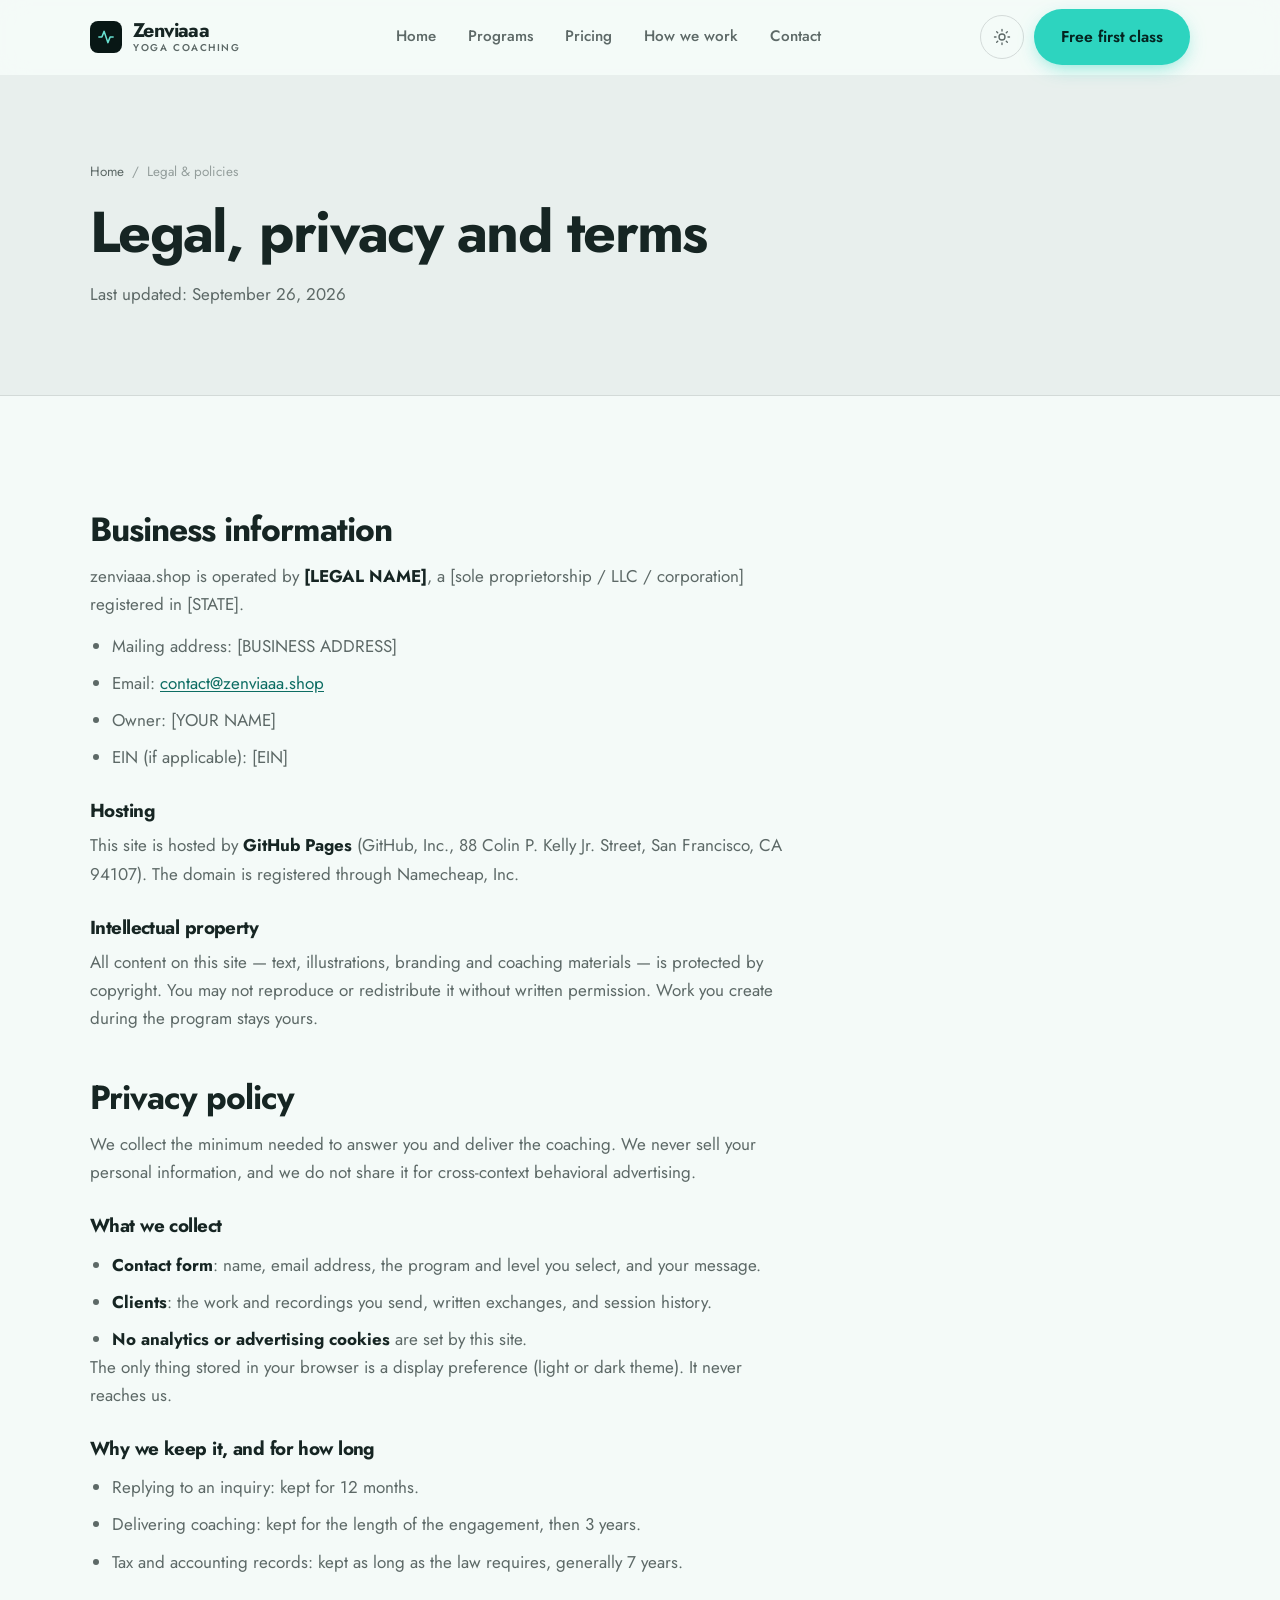
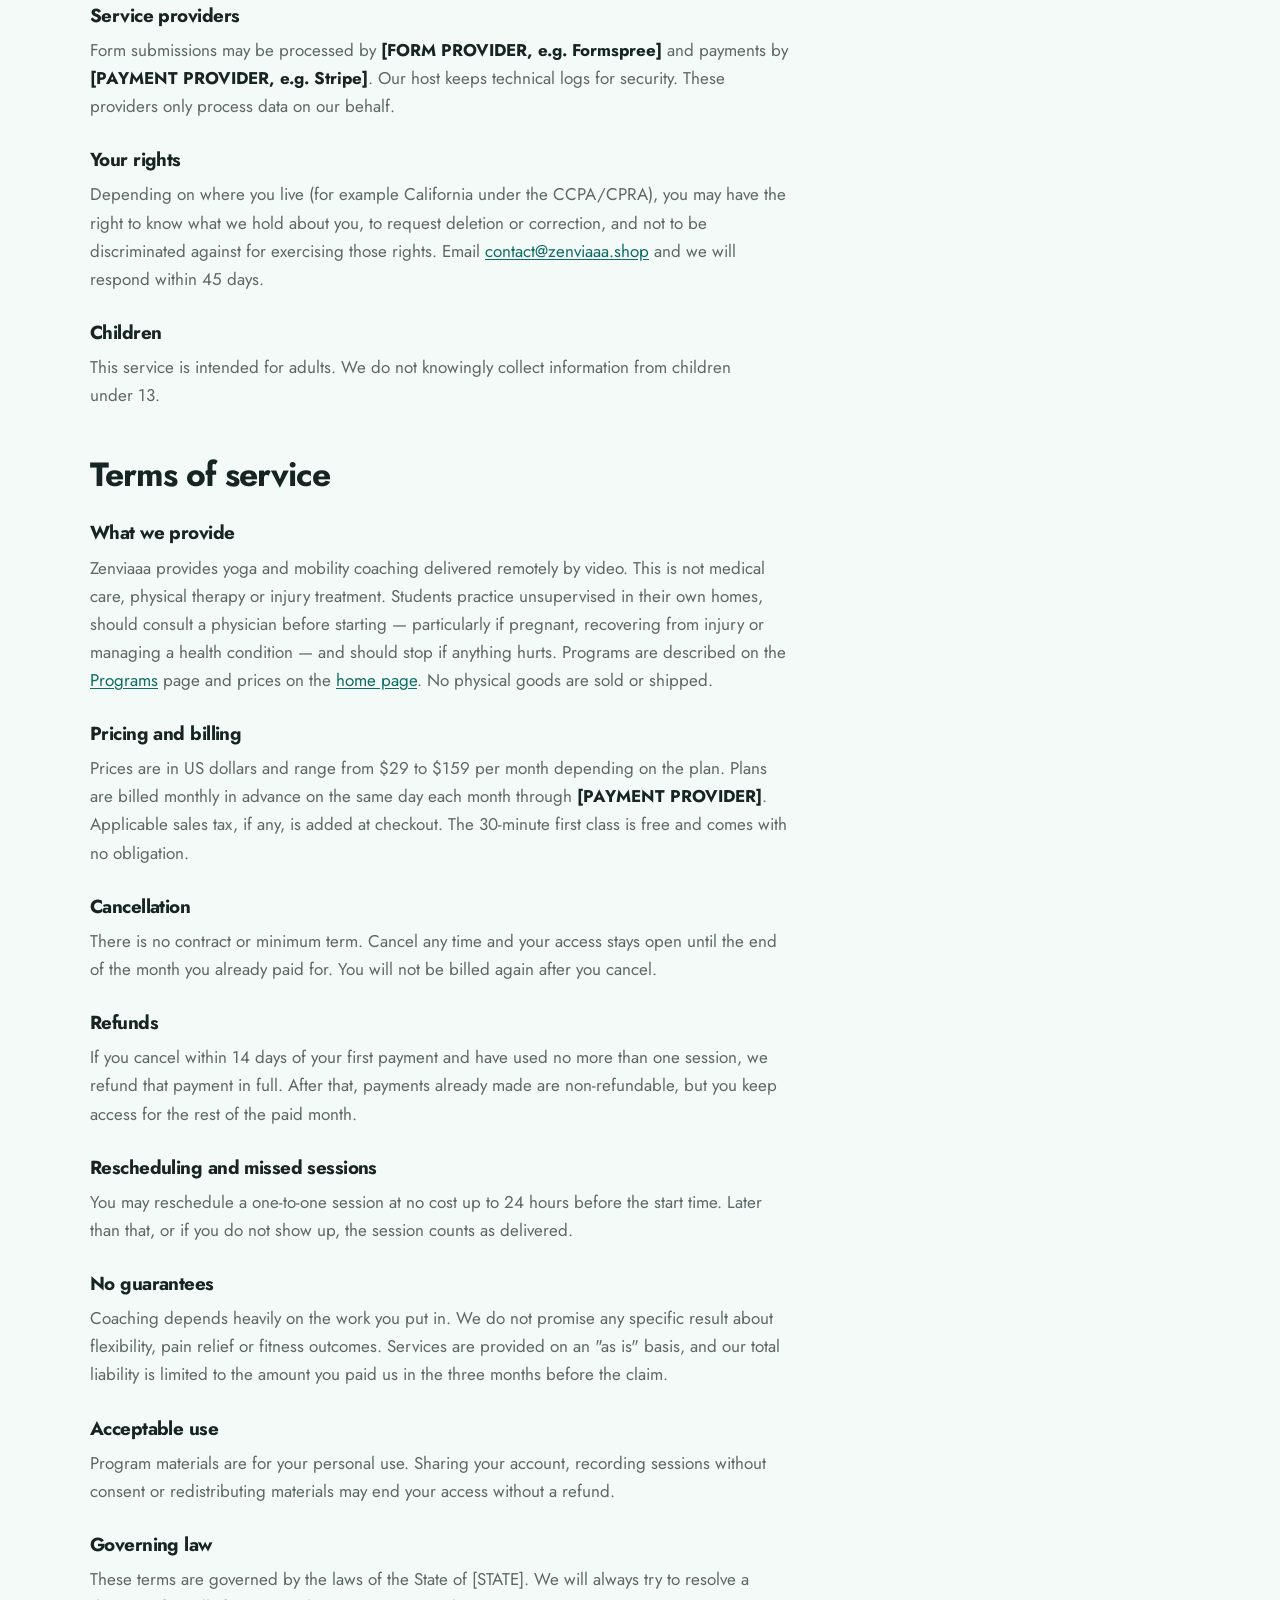
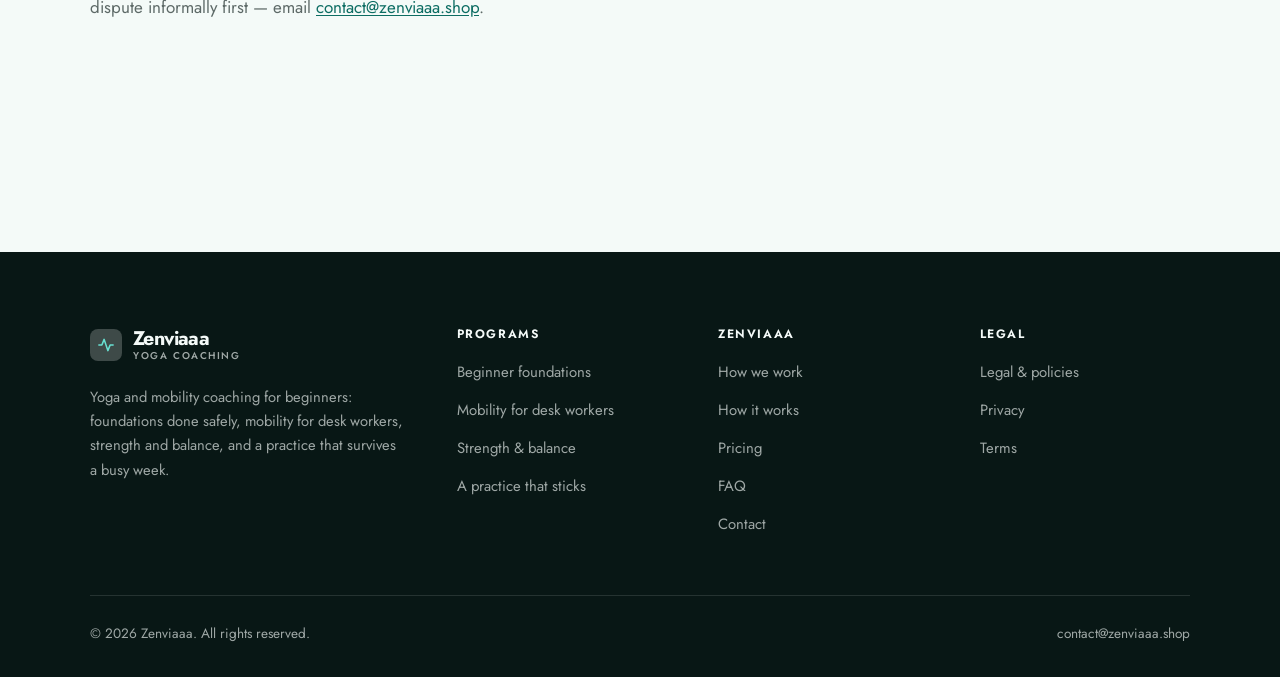
<file: legal.html>
<!DOCTYPE html>
<html lang="en" class="no-js">
<head>
<meta charset="utf-8">
<meta name="viewport" content="width=device-width, initial-scale=1">
<title>Legal, privacy and terms — Zenviaaa</title>
<meta name="description" content="Business information, privacy policy and terms of service for Zenviaaa.">
<meta name="robots" content="noindex">

<meta property="og:type" content="website">
<meta property="og:url" content="https://zenviaaa.shop/legal.html">
<meta property="og:site_name" content="Zenviaaa">
<meta property="og:locale" content="en_US">
<meta property="og:title" content="Legal, privacy and terms — Zenviaaa">
<meta property="og:description" content="Business information, privacy policy and terms of service for Zenviaaa.">
<meta name="theme-color" content="#081715">

<link rel="icon" href="assets/img/favicon.svg" type="image/svg+xml">
<link rel="preconnect" href="https://fonts.googleapis.com">
<link rel="preconnect" href="https://fonts.gstatic.com" crossorigin>
<link rel="stylesheet" href="https://fonts.googleapis.com/css2?family=Jost:wght@400..700&display=swap">
<link rel="stylesheet" href="assets/css/style.css">

<!-- Thème appliqué avant le premier rendu (évite le flash) -->
<script>
document.documentElement.classList.remove('no-js');
(function(){try{var t=localStorage.getItem('site-theme');if(t){document.documentElement.setAttribute('data-theme',t);}}catch(e){}})();
</script>
</head>

<body>
<a class="skip-link" href="#main">Skip to main content</a>

<header class="site-header">
  <nav class="wrap nav" aria-label="Main navigation">
    <a class="brand" href="index.html">
      <svg class="brand__mark" viewBox="0 0 64 64" aria-hidden="true">
        <rect class="bm-bg" width="64" height="64" rx="16"/>
        <g class="bm-ic" transform="translate(14 14) scale(1.5)" fill="none" stroke-width="2.1" stroke-linecap="round" stroke-linejoin="round"><path d="M2.5 12h4l3-7.5 5 15 3-7.5h4"/></g>
      </svg>
      <span>Zenviaaa<span class="brand__sub">Yoga coaching</span></span>
    </a>

    <ul class="nav__links" id="nav-links">
      <li><a href="index.html">Home</a></li>
      <li><a href="programs.html">Programs</a></li>
      <li><a href="index.html#pricing">Pricing</a></li>
      <li><a href="about.html">How we work</a></li>
      <li><a href="contact.html">Contact</a></li>
      <li><a class="btn btn--primary" href="contact.html">Free first class</a></li>
    </ul>

    <div class="nav__cta">
      <button class="theme-toggle" type="button" aria-label="Switch to dark theme">
        <svg class="icon-sun" viewBox="0 0 24 24" fill="none" stroke="currentColor" stroke-width="1.8" stroke-linecap="round" aria-hidden="true"><circle cx="12" cy="12" r="4"/><path d="M12 2v2m0 16v2M2 12h2m16 0h2M4.9 4.9l1.4 1.4m11.4 11.4 1.4 1.4M19.1 4.9l-1.4 1.4M6.3 17.7l-1.4 1.4"/></svg>
        <svg class="icon-moon" viewBox="0 0 24 24" fill="none" stroke="currentColor" stroke-width="1.8" stroke-linecap="round" stroke-linejoin="round" aria-hidden="true"><path d="M21 12.8A9 9 0 1 1 11.2 3a7 7 0 0 0 9.8 9.8z"/></svg>
      </button>
      <a class="btn btn--primary" href="contact.html">Free first class</a>
      <button class="nav__toggle" type="button" aria-expanded="false" aria-controls="nav-links" aria-label="Open menu">
        <svg class="icon-open" viewBox="0 0 24 24" fill="none" stroke="currentColor" stroke-width="2" stroke-linecap="round" aria-hidden="true"><path d="M3 6h18M3 12h18M3 18h18"/></svg>
        <svg class="icon-close" viewBox="0 0 24 24" fill="none" stroke="currentColor" stroke-width="2" stroke-linecap="round" aria-hidden="true"><path d="M6 6l12 12M18 6L6 18"/></svg>
      </button>
    </div>
  </nav>
</header>

<main id="main">

<section class="page-head">
  <div class="wrap">
    <nav class="breadcrumb" aria-label="Breadcrumb">
      <a href="index.html">Home</a><span>/</span><span aria-current="page">Legal &amp; policies</span>
    </nav>
    <h1>Legal, privacy and terms</h1>
    <p>Last updated: <time datetime="2026-09-26">September 26, 2026</time></p>
  </div>
</section>

<section class="section wrap">
  <div class="prose">

    <!--
      TO DO: this is a skeleton, not legal advice. Replace every [BRACKET] with
      your real details before selling, and have a lawyer review it if you can.
      Consumer protection rules differ by state.
    -->

    <h2 id="business">Business information</h2>
    <p>
      zenviaaa.shop is operated by <strong>[LEGAL NAME]</strong>, a [sole proprietorship / LLC / corporation]
      registered in [STATE].
    </p>
    <ul>
      <li>Mailing address: [BUSINESS ADDRESS]</li>
      <li>Email: <a href="mailto:contact@zenviaaa.shop">contact@zenviaaa.shop</a></li>
      <li>Owner: [YOUR NAME]</li>
      <li>EIN (if applicable): [EIN]</li>
    </ul>

    <h3>Hosting</h3>
    <p>
      This site is hosted by <strong>GitHub Pages</strong> (GitHub, Inc., 88 Colin P. Kelly Jr. Street,
      San Francisco, CA 94107). The domain is registered through Namecheap, Inc.
    </p>

    <h3>Intellectual property</h3>
    <p>
      All content on this site — text, illustrations, branding and coaching materials — is protected by
      copyright. You may not reproduce or redistribute it without written permission. Work you create during
      the program stays yours.
    </p>

    <h2 id="privacy">Privacy policy</h2>
    <p>
      We collect the minimum needed to answer you and deliver the coaching. We never sell your personal
      information, and we do not share it for cross-context behavioral advertising.
    </p>
    <h3>What we collect</h3>
    <ul>
      <li><strong>Contact form</strong>: name, email address, the program and level you select, and your message.</li>
      <li><strong>Clients</strong>: the work and recordings you send, written exchanges, and session history.</li>
      <li><strong>No analytics or advertising cookies</strong> are set by this site.</li>
    </ul>
    <p>
      The only thing stored in your browser is a display preference (light or dark theme). It never reaches us.
    </p>
    <h3>Why we keep it, and for how long</h3>
    <ul>
      <li>Replying to an inquiry: kept for 12 months.</li>
      <li>Delivering coaching: kept for the length of the engagement, then 3 years.</li>
      <li>Tax and accounting records: kept as long as the law requires, generally 7 years.</li>
    </ul>
    <h3>Service providers</h3>
    <p>
      Form submissions may be processed by <strong>[FORM PROVIDER, e.g. Formspree]</strong> and payments by
      <strong>[PAYMENT PROVIDER, e.g. Stripe]</strong>. Our host keeps technical logs for security. These
      providers only process data on our behalf.
    </p>
    <h3>Your rights</h3>
    <p>
      Depending on where you live (for example California under the CCPA/CPRA), you may have the right to
      know what we hold about you, to request deletion or correction, and not to be discriminated against for
      exercising those rights. Email <a href="mailto:contact@zenviaaa.shop">contact@zenviaaa.shop</a> and we will respond within 45 days.
    </p>
    <h3>Children</h3>
    <p>
      This service is intended for adults. We do not knowingly collect information from children under 13.
    </p>

    <h2 id="terms">Terms of service</h2>
    <h3>What we provide</h3>
    <p>
      Zenviaaa provides yoga and mobility coaching delivered remotely by video. This is not medical care, physical therapy or injury treatment. Students practice unsupervised in their own homes, should consult a physician before starting — particularly if pregnant, recovering from injury or managing a health condition — and should stop if anything hurts. Programs are described on the
      <a href="programs.html">Programs</a> page and prices on the <a href="index.html#pricing">home page</a>.
      No physical goods are sold or shipped.
    </p>
    <h3>Pricing and billing</h3>
    <p>
      Prices are in US dollars and range from $29 to $159 per month
      depending on the plan. Plans are billed monthly in advance on the same day each month through
      <strong>[PAYMENT PROVIDER]</strong>. Applicable sales tax, if any, is added at checkout.
      The 30-minute first class is free and comes with no obligation.
    </p>
    <h3>Cancellation</h3>
    <p>
      There is no contract or minimum term. Cancel any time and your access stays open until the end of the
      month you already paid for. You will not be billed again after you cancel.
    </p>
    <h3>Refunds</h3>
    <p>
      If you cancel within 14 days of your first payment and have used no more than one session, we refund
      that payment in full. After that, payments already made are non-refundable, but you keep access for the
      rest of the paid month.
    </p>
    <h3>Rescheduling and missed sessions</h3>
    <p>
      You may reschedule a one-to-one session at no cost up to 24 hours before the start time. Later than
      that, or if you do not show up, the session counts as delivered.
    </p>
    <h3>No guarantees</h3>
    <p>
      Coaching depends heavily on the work you put in. We do not promise any specific result
      about flexibility, pain relief or fitness outcomes. Services are provided on an "as is" basis, and our total
      liability is limited to the amount you paid us in the three months before the claim.
    </p>
    <h3>Acceptable use</h3>
    <p>
      Program materials are for your personal use. Sharing your account, recording sessions without consent
      or redistributing materials may end your access without a refund.
    </p>
    <h3>Governing law</h3>
    <p>
      These terms are governed by the laws of the State of [STATE]. We will always try to resolve a dispute
      informally first — email <a href="mailto:contact@zenviaaa.shop">contact@zenviaaa.shop</a>.
    </p>

  </div>
</section>

</main>

<footer class="site-footer">
  <div class="wrap">
    <div class="footer__grid">
      <div class="footer__brand">
        <a class="brand" href="index.html">
          <svg class="brand__mark" viewBox="0 0 64 64" aria-hidden="true">
        <rect class="bm-bg" width="64" height="64" rx="16"/>
        <g class="bm-ic" transform="translate(14 14) scale(1.5)" fill="none" stroke-width="2.1" stroke-linecap="round" stroke-linejoin="round"><path d="M2.5 12h4l3-7.5 5 15 3-7.5h4"/></g>
      </svg>
          <span>Zenviaaa<span class="brand__sub">Yoga coaching</span></span>
        </a>
        <p>Yoga and mobility coaching for beginners: foundations done safely, mobility for desk workers, strength and balance, and a practice that survives a busy week.</p>
      </div>

      <div class="footer__col">
        <h4>Programs</h4>
        <ul>
          <li><a href="programs.html#foundations">Beginner foundations</a></li>
          <li><a href="programs.html#desk">Mobility for desk workers</a></li>
          <li><a href="programs.html#strength">Strength &amp; balance</a></li>
          <li><a href="programs.html#habit">A practice that sticks</a></li>
        </ul>
      </div>

      <div class="footer__col">
        <h4>Zenviaaa</h4>
        <ul>
          <li><a href="about.html">How we work</a></li>
          <li><a href="index.html#how-it-works">How it works</a></li>
          <li><a href="index.html#pricing">Pricing</a></li>
          <li><a href="index.html#faq">FAQ</a></li>
          <li><a href="contact.html">Contact</a></li>
        </ul>
      </div>

      <div class="footer__col">
        <h4>Legal</h4>
        <ul>
          <li><a href="legal.html">Legal &amp; policies</a></li>
          <li><a href="legal.html#privacy">Privacy</a></li>
          <li><a href="legal.html#terms">Terms</a></li>
        </ul>
      </div>
    </div>

    <div class="footer__bottom">
      <p>© <span data-year>2026</span> Zenviaaa. All rights reserved.</p>
      <p><a href="mailto:contact@zenviaaa.shop">contact@zenviaaa.shop</a></p>
    </div>
  </div>
</footer>

<script src="assets/js/main.js" defer></script>
</body>
</html>
</file>
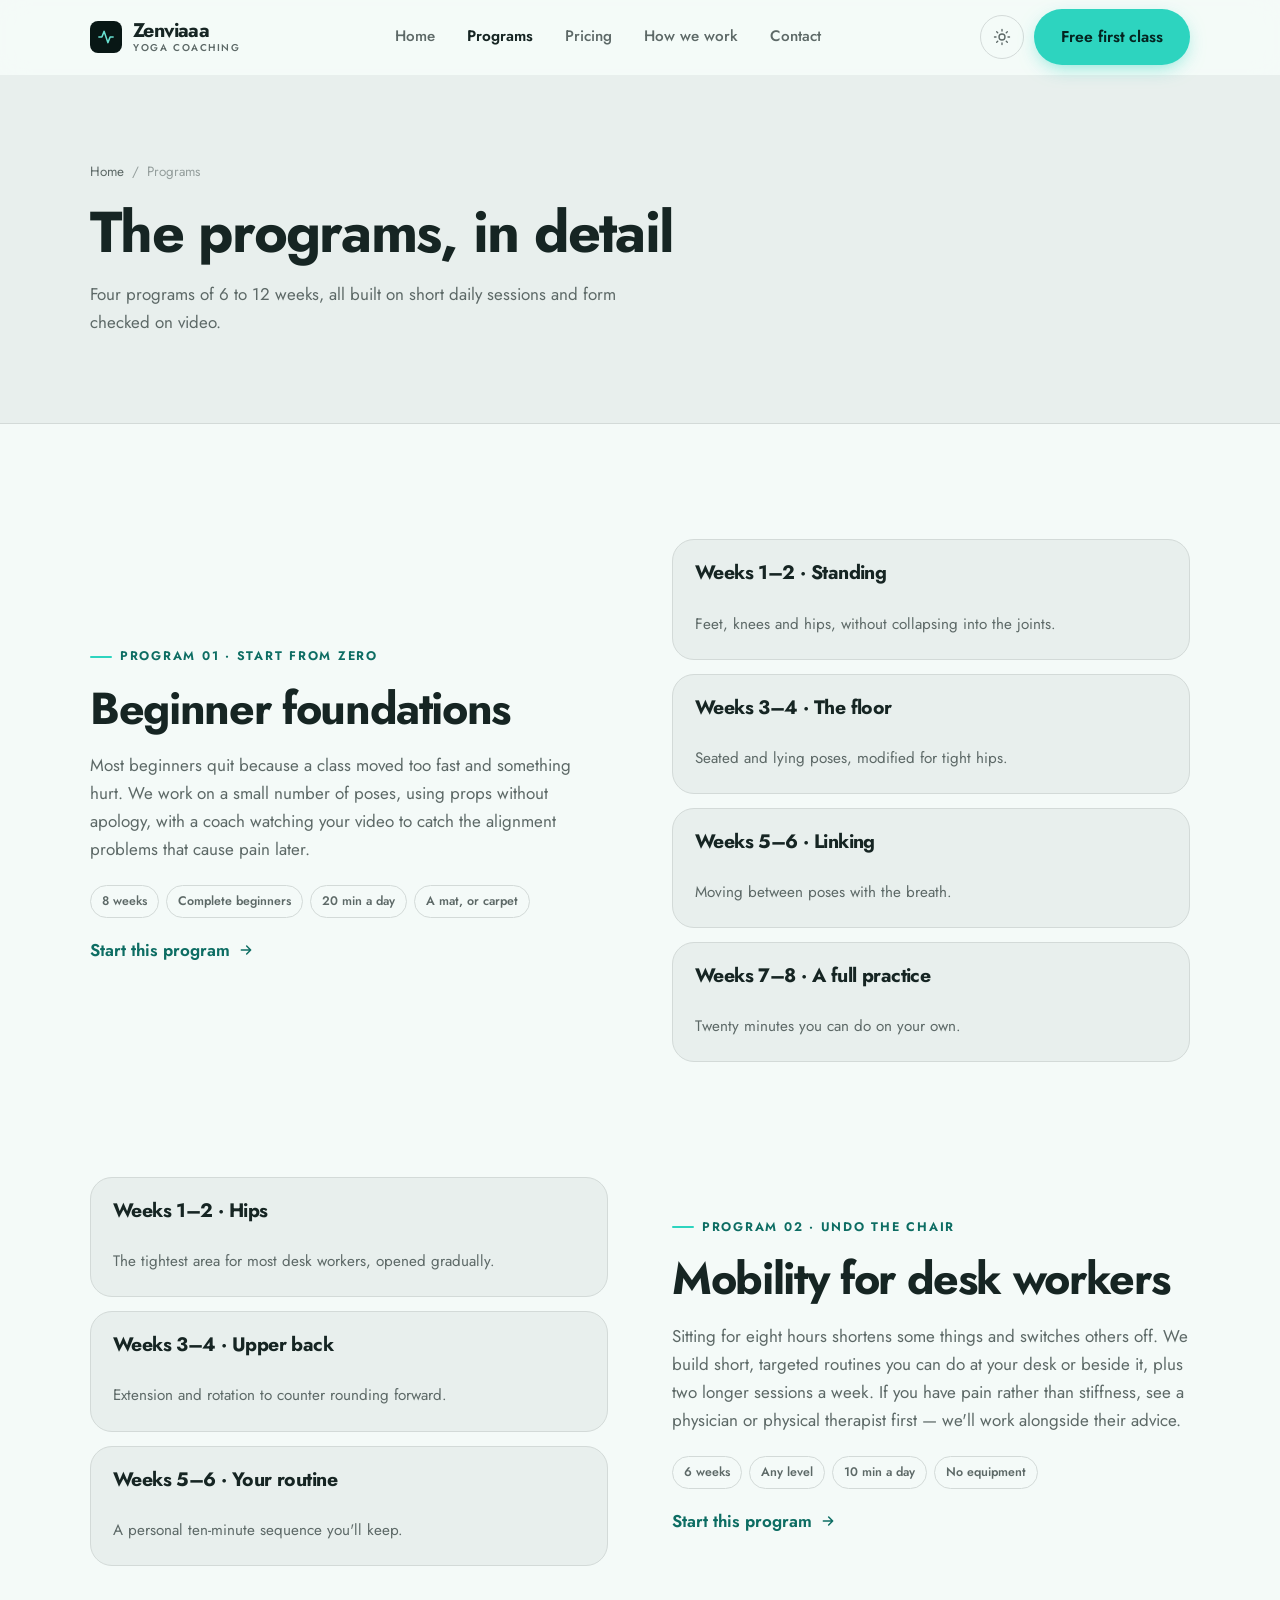
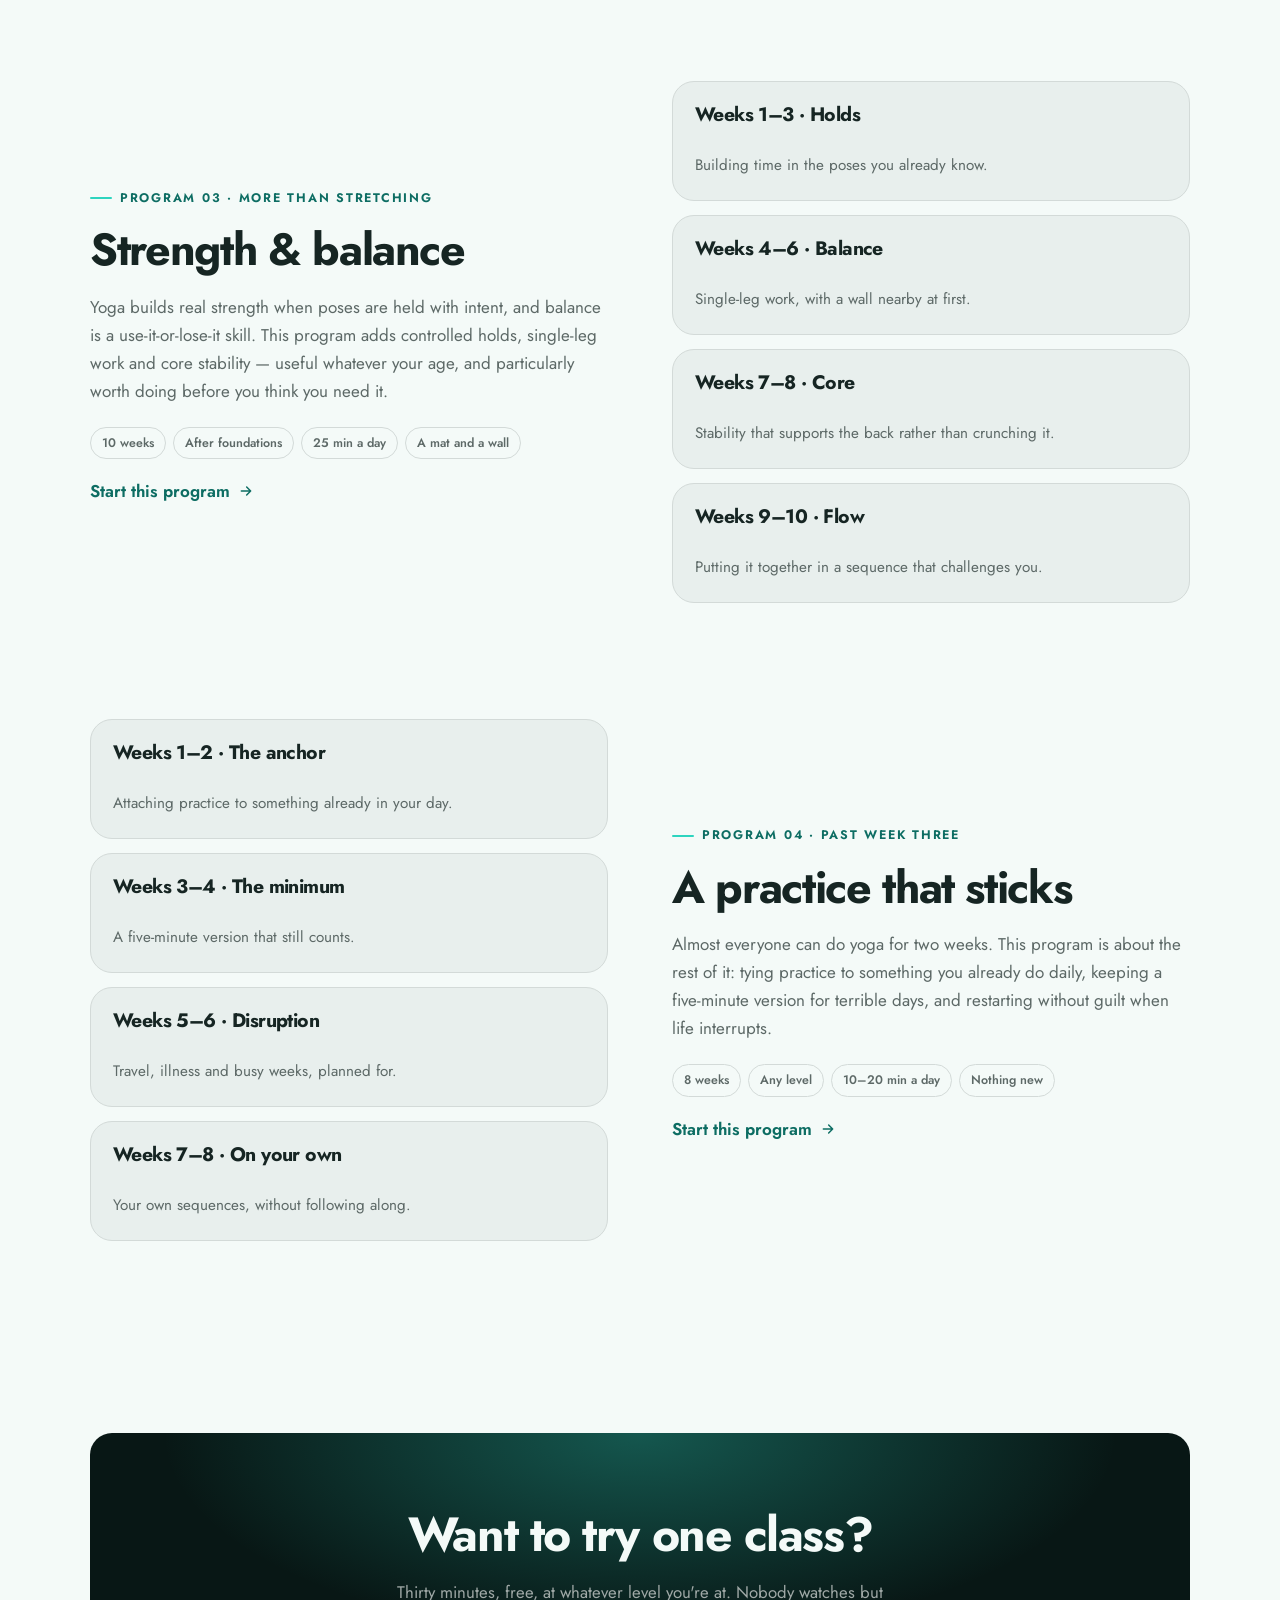
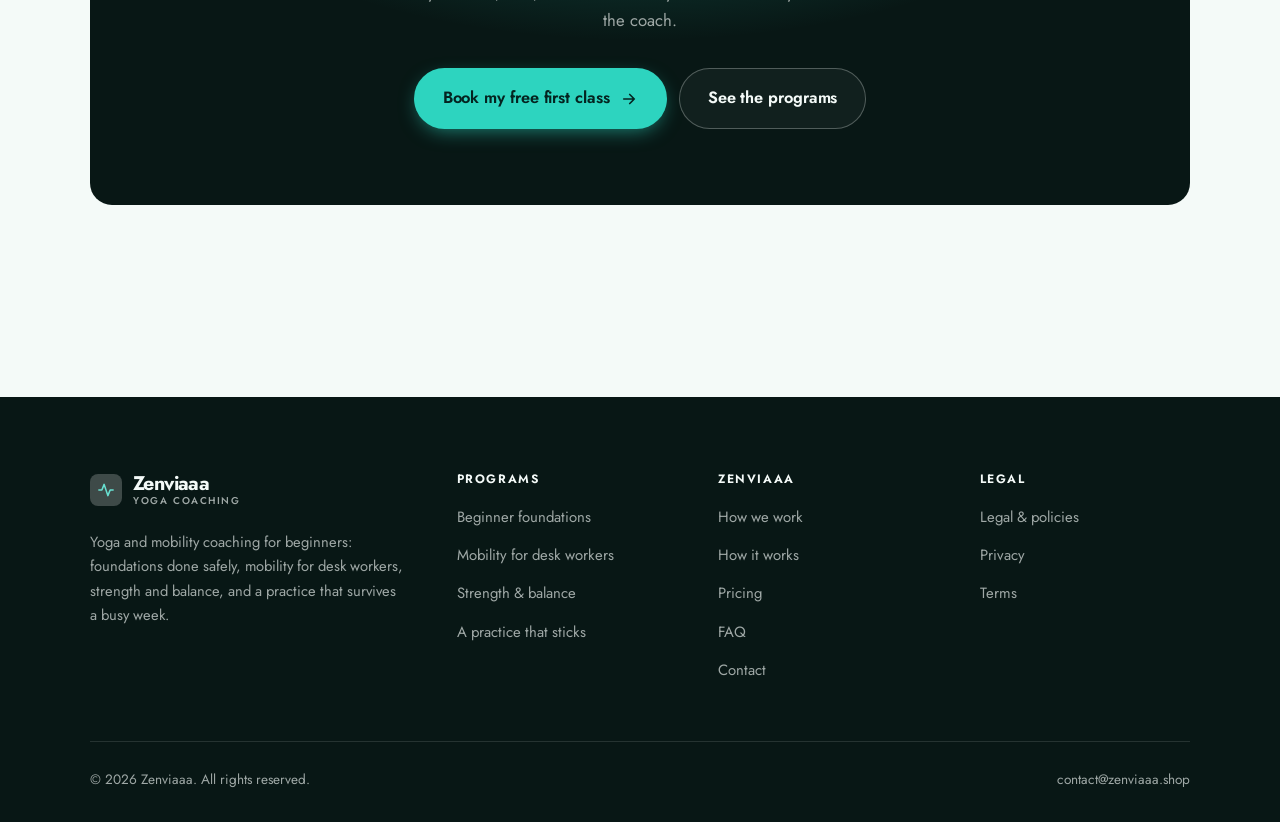
<file: programs.html>
<!DOCTYPE html>
<html lang="en" class="no-js">
<head>
<meta charset="utf-8">
<meta name="viewport" content="width=device-width, initial-scale=1">
<title>Programs — Zenviaaa</title>
<meta name="description" content="Beginner yoga coaching programs: foundations, mobility for desk workers, strength and balance, building a consistent practice.">
<link rel="canonical" href="https://zenviaaa.shop/programs.html">

<meta property="og:type" content="website">
<meta property="og:url" content="https://zenviaaa.shop/programs.html">
<meta property="og:site_name" content="Zenviaaa">
<meta property="og:locale" content="en_US">
<meta property="og:title" content="Programs — Zenviaaa">
<meta property="og:description" content="Beginner yoga coaching programs: foundations, mobility for desk workers, strength and balance, building a consistent practice.">
<meta name="theme-color" content="#081715">

<link rel="icon" href="assets/img/favicon.svg" type="image/svg+xml">
<link rel="preconnect" href="https://fonts.googleapis.com">
<link rel="preconnect" href="https://fonts.gstatic.com" crossorigin>
<link rel="stylesheet" href="https://fonts.googleapis.com/css2?family=Jost:wght@400..700&display=swap">
<link rel="stylesheet" href="assets/css/style.css">

<!-- Thème appliqué avant le premier rendu (évite le flash) -->
<script>
document.documentElement.classList.remove('no-js');
(function(){try{var t=localStorage.getItem('site-theme');if(t){document.documentElement.setAttribute('data-theme',t);}}catch(e){}})();
</script>
</head>

<body>
<a class="skip-link" href="#main">Skip to main content</a>

<header class="site-header">
  <nav class="wrap nav" aria-label="Main navigation">
    <a class="brand" href="index.html">
      <svg class="brand__mark" viewBox="0 0 64 64" aria-hidden="true">
        <rect class="bm-bg" width="64" height="64" rx="16"/>
        <g class="bm-ic" transform="translate(14 14) scale(1.5)" fill="none" stroke-width="2.1" stroke-linecap="round" stroke-linejoin="round"><path d="M2.5 12h4l3-7.5 5 15 3-7.5h4"/></g>
      </svg>
      <span>Zenviaaa<span class="brand__sub">Yoga coaching</span></span>
    </a>

    <ul class="nav__links" id="nav-links">
      <li><a href="index.html">Home</a></li>
      <li><a href="programs.html" aria-current="page">Programs</a></li>
      <li><a href="index.html#pricing">Pricing</a></li>
      <li><a href="about.html">How we work</a></li>
      <li><a href="contact.html">Contact</a></li>
      <li><a class="btn btn--primary" href="contact.html">Free first class</a></li>
    </ul>

    <div class="nav__cta">
      <button class="theme-toggle" type="button" aria-label="Switch to dark theme">
        <svg class="icon-sun" viewBox="0 0 24 24" fill="none" stroke="currentColor" stroke-width="1.8" stroke-linecap="round" aria-hidden="true"><circle cx="12" cy="12" r="4"/><path d="M12 2v2m0 16v2M2 12h2m16 0h2M4.9 4.9l1.4 1.4m11.4 11.4 1.4 1.4M19.1 4.9l-1.4 1.4M6.3 17.7l-1.4 1.4"/></svg>
        <svg class="icon-moon" viewBox="0 0 24 24" fill="none" stroke="currentColor" stroke-width="1.8" stroke-linecap="round" stroke-linejoin="round" aria-hidden="true"><path d="M21 12.8A9 9 0 1 1 11.2 3a7 7 0 0 0 9.8 9.8z"/></svg>
      </button>
      <a class="btn btn--primary" href="contact.html">Free first class</a>
      <button class="nav__toggle" type="button" aria-expanded="false" aria-controls="nav-links" aria-label="Open menu">
        <svg class="icon-open" viewBox="0 0 24 24" fill="none" stroke="currentColor" stroke-width="2" stroke-linecap="round" aria-hidden="true"><path d="M3 6h18M3 12h18M3 18h18"/></svg>
        <svg class="icon-close" viewBox="0 0 24 24" fill="none" stroke="currentColor" stroke-width="2" stroke-linecap="round" aria-hidden="true"><path d="M6 6l12 12M18 6L6 18"/></svg>
      </button>
    </div>
  </nav>
</header>

<main id="main">

<section class="page-head">
  <div class="wrap">
    <nav class="breadcrumb" aria-label="Breadcrumb">
      <a href="index.html">Home</a><span>/</span><span aria-current="page">Programs</span>
    </nav>
    <h1>The programs, in detail</h1>
    <p>Four programs of 6 to 12 weeks, all built on short daily sessions and form checked on video.</p>
  </div>
</section>

<section class="section wrap" id="foundations">
  <div class="split reveal">
    <div>
      <span class="eyebrow">Program 01 · Start from zero</span>
      <h2>Beginner foundations</h2>
      <p>Most beginners quit because a class moved too fast and something hurt. We work on a small number of poses, using props without apology, with a coach watching your video to catch the alignment problems that cause pain later.</p>
      <ul class="tags"><li>8 weeks</li><li>Complete beginners</li><li>20 min a day</li><li>A mat, or carpet</li></ul>
      <p><a class="arrow-link" href="contact.html">Start this program <svg viewBox="0 0 24 24" fill="none" stroke="currentColor" stroke-width="2.2" stroke-linecap="round" stroke-linejoin="round" aria-hidden="true"><path d="M5 12h14M13 6l6 6-6 6"/></svg></a></p>
    </div>
    <div class="grid grid--2 grid--tight">
      <article class="card card--sm">
        <h3>Weeks 1–2 · Standing</h3>
        <p>Feet, knees and hips, without collapsing into the joints.</p>
      </article>
      <article class="card card--sm">
        <h3>Weeks 3–4 · The floor</h3>
        <p>Seated and lying poses, modified for tight hips.</p>
      </article>
      <article class="card card--sm">
        <h3>Weeks 5–6 · Linking</h3>
        <p>Moving between poses with the breath.</p>
      </article>
      <article class="card card--sm">
        <h3>Weeks 7–8 · A full practice</h3>
        <p>Twenty minutes you can do on your own.</p>
      </article>
    </div>
  </div>
</section>

<section class="section section--flush wrap" id="desk">
  <div class="split reveal">
    <div class="grid grid--2 grid--tight">
      <article class="card card--sm">
        <h3>Weeks 1–2 · Hips</h3>
        <p>The tightest area for most desk workers, opened gradually.</p>
      </article>
      <article class="card card--sm">
        <h3>Weeks 3–4 · Upper back</h3>
        <p>Extension and rotation to counter rounding forward.</p>
      </article>
      <article class="card card--sm">
        <h3>Weeks 5–6 · Your routine</h3>
        <p>A personal ten-minute sequence you'll keep.</p>
      </article>
    </div>
    <div>
      <span class="eyebrow">Program 02 · Undo the chair</span>
      <h2>Mobility for desk workers</h2>
      <p>Sitting for eight hours shortens some things and switches others off. We build short, targeted routines you can do at your desk or beside it, plus two longer sessions a week. If you have pain rather than stiffness, see a physician or physical therapist first — we'll work alongside their advice.</p>
      <ul class="tags"><li>6 weeks</li><li>Any level</li><li>10 min a day</li><li>No equipment</li></ul>
      <p><a class="arrow-link" href="contact.html">Start this program <svg viewBox="0 0 24 24" fill="none" stroke="currentColor" stroke-width="2.2" stroke-linecap="round" stroke-linejoin="round" aria-hidden="true"><path d="M5 12h14M13 6l6 6-6 6"/></svg></a></p>
    </div>
  </div>
</section>

<section class="section section--flush wrap" id="strength">
  <div class="split reveal">
    <div>
      <span class="eyebrow">Program 03 · More than stretching</span>
      <h2>Strength &amp; balance</h2>
      <p>Yoga builds real strength when poses are held with intent, and balance is a use-it-or-lose-it skill. This program adds controlled holds, single-leg work and core stability — useful whatever your age, and particularly worth doing before you think you need it.</p>
      <ul class="tags"><li>10 weeks</li><li>After foundations</li><li>25 min a day</li><li>A mat and a wall</li></ul>
      <p><a class="arrow-link" href="contact.html">Start this program <svg viewBox="0 0 24 24" fill="none" stroke="currentColor" stroke-width="2.2" stroke-linecap="round" stroke-linejoin="round" aria-hidden="true"><path d="M5 12h14M13 6l6 6-6 6"/></svg></a></p>
    </div>
    <div class="grid grid--2 grid--tight">
      <article class="card card--sm">
        <h3>Weeks 1–3 · Holds</h3>
        <p>Building time in the poses you already know.</p>
      </article>
      <article class="card card--sm">
        <h3>Weeks 4–6 · Balance</h3>
        <p>Single-leg work, with a wall nearby at first.</p>
      </article>
      <article class="card card--sm">
        <h3>Weeks 7–8 · Core</h3>
        <p>Stability that supports the back rather than crunching it.</p>
      </article>
      <article class="card card--sm">
        <h3>Weeks 9–10 · Flow</h3>
        <p>Putting it together in a sequence that challenges you.</p>
      </article>
    </div>
  </div>
</section>

<section class="section section--flush wrap" id="habit">
  <div class="split reveal">
    <div class="grid grid--2 grid--tight">
      <article class="card card--sm">
        <h3>Weeks 1–2 · The anchor</h3>
        <p>Attaching practice to something already in your day.</p>
      </article>
      <article class="card card--sm">
        <h3>Weeks 3–4 · The minimum</h3>
        <p>A five-minute version that still counts.</p>
      </article>
      <article class="card card--sm">
        <h3>Weeks 5–6 · Disruption</h3>
        <p>Travel, illness and busy weeks, planned for.</p>
      </article>
      <article class="card card--sm">
        <h3>Weeks 7–8 · On your own</h3>
        <p>Your own sequences, without following along.</p>
      </article>
    </div>
    <div>
      <span class="eyebrow">Program 04 · Past week three</span>
      <h2>A practice that sticks</h2>
      <p>Almost everyone can do yoga for two weeks. This program is about the rest of it: tying practice to something you already do daily, keeping a five-minute version for terrible days, and restarting without guilt when life interrupts.</p>
      <ul class="tags"><li>8 weeks</li><li>Any level</li><li>10–20 min a day</li><li>Nothing new</li></ul>
      <p><a class="arrow-link" href="contact.html">Start this program <svg viewBox="0 0 24 24" fill="none" stroke="currentColor" stroke-width="2.2" stroke-linecap="round" stroke-linejoin="round" aria-hidden="true"><path d="M5 12h14M13 6l6 6-6 6"/></svg></a></p>
    </div>
  </div>
</section>

<section class="wrap section--tight">
  <div class="cta-band reveal">
    <h2>Want to try one class?</h2>
    <p>Thirty minutes, free, at whatever level you're at. Nobody watches but the coach.</p>
    <div class="hero__actions">
      <a class="btn btn--primary btn--lg" href="contact.html">Book my free first class <svg viewBox="0 0 24 24" fill="none" stroke="currentColor" stroke-width="2.2" stroke-linecap="round" stroke-linejoin="round" aria-hidden="true"><path d="M5 12h14M13 6l6 6-6 6"/></svg></a>
      <a class="btn btn--on-dark btn--lg" href="programs.html">See the programs</a>
    </div>
  </div>
</section>

</main>

<footer class="site-footer">
  <div class="wrap">
    <div class="footer__grid">
      <div class="footer__brand">
        <a class="brand" href="index.html">
          <svg class="brand__mark" viewBox="0 0 64 64" aria-hidden="true">
        <rect class="bm-bg" width="64" height="64" rx="16"/>
        <g class="bm-ic" transform="translate(14 14) scale(1.5)" fill="none" stroke-width="2.1" stroke-linecap="round" stroke-linejoin="round"><path d="M2.5 12h4l3-7.5 5 15 3-7.5h4"/></g>
      </svg>
          <span>Zenviaaa<span class="brand__sub">Yoga coaching</span></span>
        </a>
        <p>Yoga and mobility coaching for beginners: foundations done safely, mobility for desk workers, strength and balance, and a practice that survives a busy week.</p>
      </div>

      <div class="footer__col">
        <h4>Programs</h4>
        <ul>
          <li><a href="programs.html#foundations">Beginner foundations</a></li>
          <li><a href="programs.html#desk">Mobility for desk workers</a></li>
          <li><a href="programs.html#strength">Strength &amp; balance</a></li>
          <li><a href="programs.html#habit">A practice that sticks</a></li>
        </ul>
      </div>

      <div class="footer__col">
        <h4>Zenviaaa</h4>
        <ul>
          <li><a href="about.html">How we work</a></li>
          <li><a href="index.html#how-it-works">How it works</a></li>
          <li><a href="index.html#pricing">Pricing</a></li>
          <li><a href="index.html#faq">FAQ</a></li>
          <li><a href="contact.html">Contact</a></li>
        </ul>
      </div>

      <div class="footer__col">
        <h4>Legal</h4>
        <ul>
          <li><a href="legal.html">Legal &amp; policies</a></li>
          <li><a href="legal.html#privacy">Privacy</a></li>
          <li><a href="legal.html#terms">Terms</a></li>
        </ul>
      </div>
    </div>

    <div class="footer__bottom">
      <p>© <span data-year>2026</span> Zenviaaa. All rights reserved.</p>
      <p><a href="mailto:contact@zenviaaa.shop">contact@zenviaaa.shop</a></p>
    </div>
  </div>
</footer>

<script src="assets/js/main.js" defer></script>
</body>
</html>
</file>
<file: assets/css/style.css>
/* Zenviaaa — couleurs et polices de la marque.
   Modifier ces valeurs suffit à changer l'identité visuelle de tout le site. */
:root {
  --c-accent:    #2dd4bf;
  --c-on-accent: #042420;
  --c-ink:       #081715;
  --c-paper:     #f4faf8;

  --accent-ink-light: #0d6d63;
  --accent-on-dark:   color-mix(in srgb, var(--c-accent) 72%, white);

  --font-display: "Jost", system-ui, -apple-system, "Segoe UI", sans-serif;
  --font-body: "Jost", system-ui, -apple-system, "Segoe UI", sans-serif;
  --display-weight: 700;
  --display-tracking: -.03em;
}

/* ==========================================================================
   Feuille de style commune aux sites de coaching
   Les couleurs de marque (--c-accent, --c-on-accent, --c-ink, --c-paper) et
   les polices sont définies juste au-dessus, par site. Tout le reste en dérive.
   ========================================================================== */

/* --------------------------------------------------------------------------
   1. Tokens dérivés
   -------------------------------------------------------------------------- */

:root {
  /* Thème clair */
  --paper:      var(--c-paper);
  --paper-2:    color-mix(in srgb, var(--c-paper) 95%, var(--c-ink));
  --paper-3:    color-mix(in srgb, var(--c-paper) 89%, var(--c-ink));
  --line:       color-mix(in srgb, var(--c-paper) 86%, var(--c-ink));
  --text:       color-mix(in srgb, var(--c-ink) 94%, var(--c-paper));
  --muted:      color-mix(in srgb, var(--c-ink) 64%, var(--c-paper));
  --accent:     var(--c-accent);
  --accent-600: color-mix(in srgb, var(--c-accent) 86%, black);
  --accent-ink: var(--accent-ink-light);
  --on-accent:  var(--c-on-accent);
  --ink:        var(--c-ink);
  --ink-soft:   color-mix(in srgb, var(--c-ink) 90%, white);
  --on-ink:     var(--c-paper);
  --on-ink-mut: color-mix(in srgb, var(--c-paper) 64%, var(--c-ink));
  --brand-bg:   var(--c-ink);

  /* Rayons */
  --r-sm: 8px;
  --r-md: 14px;
  --r-lg: 22px;
  --r-full: 999px;

  /* Ombres */
  --sh-1: 0 1px 2px rgba(0, 0, 0, .05), 0 2px 8px rgba(0, 0, 0, .04);
  --sh-2: 0 2px 4px rgba(0, 0, 0, .05), 0 12px 32px rgba(0, 0, 0, .09);
  --sh-3: 0 4px 8px rgba(0, 0, 0, .06), 0 24px 56px rgba(0, 0, 0, .14);

  /* Rythme */
  --gutter: clamp(16px, 4vw, 40px);
  --maxw: 1180px;
  --section-y: clamp(64px, 9vw, 124px);

  --ease: cubic-bezier(.22, .61, .36, 1);
}

/* Thème sombre — suit le système, sauf si l'utilisateur a choisi « clair » */
@media (prefers-color-scheme: dark) {
  :root:not([data-theme="light"]) {
    --paper:      var(--c-ink);
    --paper-2:    color-mix(in srgb, var(--c-ink) 92%, white);
    --paper-3:    color-mix(in srgb, var(--c-ink) 86%, white);
    --line:       color-mix(in srgb, var(--c-ink) 80%, white);
    --text:       color-mix(in srgb, var(--c-paper) 94%, var(--c-ink));
    --muted:      color-mix(in srgb, var(--c-paper) 66%, var(--c-ink));
    --accent-ink: var(--accent-on-dark);
    --ink:        color-mix(in srgb, var(--c-ink) 72%, black);
    --brand-bg:   color-mix(in srgb, var(--c-ink) 80%, white);
    --sh-1: 0 1px 2px rgba(0, 0, 0, .4), 0 2px 8px rgba(0, 0, 0, .3);
    --sh-2: 0 2px 4px rgba(0, 0, 0, .4), 0 12px 32px rgba(0, 0, 0, .45);
    --sh-3: 0 4px 8px rgba(0, 0, 0, .45), 0 24px 56px rgba(0, 0, 0, .55);
  }
}

/* Thème sombre — choix explicite */
:root[data-theme="dark"] {
  --paper:      var(--c-ink);
  --paper-2:    color-mix(in srgb, var(--c-ink) 92%, white);
  --paper-3:    color-mix(in srgb, var(--c-ink) 86%, white);
  --line:       color-mix(in srgb, var(--c-ink) 80%, white);
  --text:       color-mix(in srgb, var(--c-paper) 94%, var(--c-ink));
  --muted:      color-mix(in srgb, var(--c-paper) 66%, var(--c-ink));
  --accent-ink: var(--accent-on-dark);
  --ink:        color-mix(in srgb, var(--c-ink) 72%, black);
  --brand-bg:   color-mix(in srgb, var(--c-ink) 80%, white);
  --sh-1: 0 1px 2px rgba(0, 0, 0, .4), 0 2px 8px rgba(0, 0, 0, .3);
  --sh-2: 0 2px 4px rgba(0, 0, 0, .4), 0 12px 32px rgba(0, 0, 0, .45);
  --sh-3: 0 4px 8px rgba(0, 0, 0, .45), 0 24px 56px rgba(0, 0, 0, .55);
}

/* --------------------------------------------------------------------------
   2. Reset / base
   -------------------------------------------------------------------------- */

*, *::before, *::after { box-sizing: border-box; }

* { margin: 0; }

html {
  -webkit-text-size-adjust: 100%;
  scroll-behavior: smooth;
  scroll-padding-top: 88px;
}

body {
  background: var(--paper);
  color: var(--text);
  font-family: var(--font-body);
  font-size: 17px;
  line-height: 1.65;
  -webkit-font-smoothing: antialiased;
  text-rendering: optimizeLegibility;
  overflow-x: hidden;
}

img, svg, video { display: block; max-width: 100%; height: auto; }

a { color: inherit; text-decoration: none; }

button, input, textarea, select { font: inherit; color: inherit; }

h1, h2, h3, h4 {
  font-family: var(--font-display);
  font-weight: var(--display-weight);
  line-height: 1.08;
  letter-spacing: var(--display-tracking);
  text-wrap: balance;
}

p { text-wrap: pretty; }

:focus-visible {
  outline: 3px solid var(--accent);
  outline-offset: 3px;
  border-radius: 4px;
}

::selection { background: var(--accent); color: var(--on-accent); }

/* --------------------------------------------------------------------------
   3. Utilitaires de mise en page
   -------------------------------------------------------------------------- */

.wrap {
  width: 100%;
  max-width: var(--maxw);
  margin-inline: auto;
  padding-inline: var(--gutter);
}

.section { padding-block: var(--section-y); }
.section--flush { padding-top: 0; }
.section--tight { padding-block: clamp(48px, 6vw, 80px); }

.skip-link {
  position: absolute;
  left: 12px;
  top: -100px;
  z-index: 200;
  background: var(--accent);
  color: var(--on-accent);
  padding: 12px 20px;
  border-radius: var(--r-sm);
  font-weight: 600;
  transition: top .2s var(--ease);
}
.skip-link:focus { top: 12px; }

.eyebrow {
  display: inline-flex;
  align-items: center;
  gap: 8px;
  font-size: .78rem;
  font-weight: 650;
  letter-spacing: .14em;
  text-transform: uppercase;
  color: var(--accent-ink);
  margin-bottom: 18px;
}
.eyebrow::before {
  content: "";
  width: 22px;
  height: 2px;
  background: var(--accent);
  border-radius: 2px;
}

.section-head { max-width: 62ch; margin-bottom: clamp(36px, 5vw, 60px); }
.section-head h2 { font-size: clamp(2rem, 4.4vw, 3.1rem); }
.section-head p {
  margin-top: 18px;
  color: var(--muted);
  font-size: clamp(1rem, 1.6vw, 1.12rem);
  max-width: 58ch;
}

.section-head--center { margin-inline: auto; text-align: center; }
.section-head--center .eyebrow { justify-content: center; }
.section-head--center p { margin-inline: auto; }

/* --------------------------------------------------------------------------
   4. Boutons
   -------------------------------------------------------------------------- */

.btn {
  display: inline-flex;
  align-items: center;
  justify-content: center;
  gap: 10px;
  padding: 14px 26px;
  border: 1px solid transparent;
  border-radius: var(--r-full);
  font-weight: 620;
  font-size: .98rem;
  letter-spacing: -.005em;
  cursor: pointer;
  white-space: nowrap;
  transition: transform .18s var(--ease), background-color .18s var(--ease),
              border-color .18s var(--ease), box-shadow .18s var(--ease), color .18s var(--ease);
}
.btn:hover { transform: translateY(-2px); }
.btn:active { transform: translateY(0); }

.btn--primary {
  background: var(--accent);
  color: var(--on-accent);
  box-shadow: 0 6px 20px -6px color-mix(in srgb, var(--c-accent) 65%, transparent);
}
.btn--primary:hover {
  background: var(--accent-600);
  box-shadow: 0 12px 28px -8px color-mix(in srgb, var(--c-accent) 70%, transparent);
}

.btn--ghost {
  border-color: var(--line);
  background: transparent;
  color: var(--text);
}
.btn--ghost:hover { border-color: var(--accent); color: var(--accent-ink); }

.btn--on-dark {
  border-color: color-mix(in srgb, var(--c-paper) 28%, transparent);
  color: var(--on-ink);
  background: color-mix(in srgb, var(--c-paper) 4%, transparent);
}
.btn--on-dark:hover {
  border-color: color-mix(in srgb, var(--c-paper) 60%, transparent);
  background: color-mix(in srgb, var(--c-paper) 10%, transparent);
}

.btn--lg { padding: 16px 28px; font-size: 1.02rem; }
.btn--block { width: 100%; }

.btn svg { width: 18px; height: 18px; flex: none; }

@media (max-width: 420px) {
  .btn--lg { padding: 15px 22px; font-size: 1rem; white-space: normal; text-align: center; }
}

/* Lien fléché */
.arrow-link {
  display: inline-flex;
  align-items: center;
  gap: 8px;
  font-weight: 620;
  color: var(--accent-ink);
}
.arrow-link svg { width: 16px; height: 16px; transition: transform .18s var(--ease); }
.arrow-link:hover svg { transform: translateX(4px); }

/* --------------------------------------------------------------------------
   5. En-tête / navigation
   -------------------------------------------------------------------------- */

.site-header {
  position: sticky;
  top: 0;
  z-index: 100;
  background: color-mix(in srgb, var(--paper) 82%, transparent);
  backdrop-filter: saturate(180%) blur(14px);
  -webkit-backdrop-filter: saturate(180%) blur(14px);
  border-bottom: 1px solid transparent;
  transition: border-color .25s var(--ease), background-color .25s var(--ease);
}
.site-header.is-stuck {
  border-bottom-color: var(--line);
  background: color-mix(in srgb, var(--paper) 94%, transparent);
}

.nav {
  display: flex;
  align-items: center;
  justify-content: space-between;
  gap: 24px;
  height: 74px;
}

.brand {
  display: inline-flex;
  align-items: center;
  gap: 11px;
  font-family: var(--font-display);
  font-weight: var(--display-weight);
  font-size: 1.24rem;
  letter-spacing: var(--display-tracking);
  flex: none;
  line-height: 1.1;
}
.brand__mark { width: 32px; height: 32px; flex: none; }
.brand__mark .bm-bg { fill: var(--brand-bg); }
.brand__mark .bm-ic { stroke: var(--accent-on-dark); color: var(--accent-on-dark); }
.brand__sub {
  display: block;
  font-family: var(--font-body);
  font-size: .62rem;
  font-weight: 550;
  letter-spacing: .16em;
  text-transform: uppercase;
  color: var(--muted);
  margin-top: 1px;
}

.nav__links {
  display: flex;
  align-items: center;
  gap: 4px;
  list-style: none;
  padding: 0;
}
.nav__links a {
  display: block;
  padding: 9px 14px;
  border-radius: var(--r-full);
  font-size: .95rem;
  font-weight: 520;
  color: var(--muted);
  transition: color .16s var(--ease), background-color .16s var(--ease);
}
.nav__links a:hover { color: var(--text); background: var(--paper-2); }
.nav__links a[aria-current="page"] { color: var(--text); font-weight: 620; }
.nav__links .btn { display: none; }

.nav__cta { display: flex; align-items: center; gap: 10px; flex: none; }

.nav__toggle {
  display: none;
  width: 44px;
  height: 44px;
  align-items: center;
  justify-content: center;
  background: transparent;
  border: 1px solid var(--line);
  border-radius: var(--r-full);
  cursor: pointer;
}
.nav__toggle svg { width: 20px; height: 20px; }
.nav__toggle .icon-close { display: none; }
.nav__toggle[aria-expanded="true"] .icon-open { display: none; }
.nav__toggle[aria-expanded="true"] .icon-close { display: block; }

@media (max-width: 900px) {
  .nav__links, .nav__cta .btn { display: none; }
  .nav__toggle { display: inline-flex; }

  .nav__links {
    position: fixed;
    inset: 74px 0 auto;
    flex-direction: column;
    align-items: stretch;
    gap: 2px;
    padding: 20px var(--gutter) 32px;
    background: var(--paper);
    border-bottom: 1px solid var(--line);
    box-shadow: var(--sh-2);
  }
  .nav__links.is-open { display: flex; }
  .nav__links a { padding: 14px 4px; font-size: 1.1rem; border-radius: var(--r-sm); }
  .nav__links a.btn { display: inline-flex; margin-top: 14px; padding: 14px 26px; color: var(--on-accent); }
}

@media (max-width: 380px) {
  .brand__sub { display: none; }
}

/* Bouton de thème */
.theme-toggle {
  width: 44px;
  height: 44px;
  display: inline-flex;
  align-items: center;
  justify-content: center;
  background: transparent;
  border: 1px solid var(--line);
  border-radius: var(--r-full);
  cursor: pointer;
  color: var(--muted);
  transition: color .16s var(--ease), border-color .16s var(--ease);
}
.theme-toggle:hover { color: var(--text); border-color: var(--accent); }
.theme-toggle svg { width: 18px; height: 18px; }
.theme-toggle .icon-moon { display: none; }
:root[data-theme="dark"] .theme-toggle .icon-sun { display: none; }
:root[data-theme="dark"] .theme-toggle .icon-moon { display: block; }
@media (prefers-color-scheme: dark) {
  :root:not([data-theme="light"]) .theme-toggle .icon-sun { display: none; }
  :root:not([data-theme="light"]) .theme-toggle .icon-moon { display: block; }
}

/* --------------------------------------------------------------------------
   6. Hero
   -------------------------------------------------------------------------- */

.hero {
  position: relative;
  background: var(--ink);
  color: var(--on-ink);
  overflow: hidden;
  isolation: isolate;
}

/* Halo de couleur + grain léger */
.hero::before {
  content: "";
  position: absolute;
  inset: -30% -10% auto;
  height: 130%;
  background:
    radial-gradient(60% 55% at 78% 18%, color-mix(in srgb, var(--c-accent) 34%, transparent), transparent 62%),
    radial-gradient(48% 44% at 12% 88%, color-mix(in srgb, var(--c-accent) 16%, transparent), transparent 66%);
  z-index: -2;
  pointer-events: none;
}
.hero::after {
  content: "";
  position: absolute;
  inset: 0;
  background-image: url("data:image/svg+xml,%3Csvg xmlns='http://www.w3.org/2000/svg' width='160' height='160'%3E%3Cfilter id='n'%3E%3CfeTurbulence type='fractalNoise' baseFrequency='.85' numOctaves='3'/%3E%3C/filter%3E%3Crect width='160' height='160' filter='url(%23n)' opacity='.28'/%3E%3C/svg%3E");
  opacity: .45;
  mix-blend-mode: overlay;
  z-index: -1;
  pointer-events: none;
}

.hero__inner {
  display: grid;
  grid-template-columns: minmax(0, 1.05fr) minmax(0, .95fr);
  align-items: center;
  gap: clamp(32px, 5vw, 72px);
  padding-block: clamp(56px, 8vw, 110px);
}

.hero h1 {
  font-size: clamp(2.5rem, 6vw, 4.6rem);
  letter-spacing: calc(var(--display-tracking) * 1.4);
}
.hero h1 em {
  font-style: normal;
  color: var(--accent-on-dark);
  text-decoration: underline;
  text-decoration-color: color-mix(in srgb, var(--c-accent) 45%, transparent);
  text-decoration-thickness: .1em;
  text-underline-offset: .14em;
  text-decoration-skip-ink: none;
}

.hero__lede {
  margin-top: 22px;
  font-size: clamp(1.04rem, 1.9vw, 1.2rem);
  color: var(--on-ink-mut);
  max-width: 50ch;
}

.hero__actions {
  display: flex;
  flex-wrap: wrap;
  gap: 12px;
  margin-top: 34px;
}

.hero__eyebrow { color: var(--accent-on-dark); }
.hero__eyebrow::before { background: var(--accent-on-dark); }

/* Faits sur l'offre */
.hero__proof {
  display: grid;
  grid-template-columns: repeat(4, minmax(0, 1fr));
  gap: clamp(18px, 3vw, 32px);
  margin-top: 44px;
  padding: 26px 0 0;
  border-top: 1px solid color-mix(in srgb, var(--c-paper) 14%, transparent);
  list-style: none;
}
.stat__num {
  display: block;
  font-family: var(--font-display);
  font-size: clamp(1.5rem, 2.6vw, 2.05rem);
  font-weight: var(--display-weight);
  line-height: 1;
  letter-spacing: var(--display-tracking);
  white-space: nowrap;
}
.stat__label {
  display: block;
  margin-top: 7px;
  font-size: .82rem;
  line-height: 1.4;
  color: var(--on-ink-mut);
}

.hero__art svg { width: 100%; height: auto; border-radius: var(--r-lg); box-shadow: var(--sh-3); }

@media (max-width: 880px) {
  .hero__inner { grid-template-columns: 1fr; }
  .hero__art { order: -1; max-width: 560px; }
}
@media (max-width: 540px) {
  .hero__proof { grid-template-columns: repeat(2, minmax(0, 1fr)); }
}

/* --------------------------------------------------------------------------
   7. Bandeau défilant
   -------------------------------------------------------------------------- */

.marquee {
  background: var(--ink-soft);
  color: var(--on-ink-mut);
  border-top: 1px solid color-mix(in srgb, var(--c-paper) 8%, transparent);
  padding-block: 18px;
  overflow: hidden;
  white-space: nowrap;
  mask-image: linear-gradient(90deg, transparent, #000 8%, #000 92%, transparent);
  -webkit-mask-image: linear-gradient(90deg, transparent, #000 8%, #000 92%, transparent);
}
.marquee__track {
  display: inline-flex;
  gap: 42px;
  align-items: center;
  animation: marquee 38s linear infinite;
  font-size: .86rem;
  letter-spacing: .12em;
  text-transform: uppercase;
  font-weight: 560;
}
.marquee__track span { display: inline-flex; align-items: center; gap: 42px; }
.marquee__track span::after {
  content: "";
  width: 5px; height: 5px;
  border-radius: 50%;
  background: var(--accent);
  opacity: .8;
}
@keyframes marquee { to { transform: translateX(-50%); } }

/* --------------------------------------------------------------------------
   8. Grilles de cartes
   -------------------------------------------------------------------------- */

.grid {
  display: grid;
  gap: clamp(16px, 2.2vw, 26px);
}
.grid--2 { grid-template-columns: repeat(auto-fit, minmax(min(100%, 260px), 1fr)); }
.grid--3 { grid-template-columns: repeat(auto-fit, minmax(min(100%, 270px), 1fr)); }
.grid--4 { grid-template-columns: repeat(auto-fit, minmax(min(100%, 230px), 1fr)); }
.grid--tight { gap: 14px; }

.card {
  position: relative;
  display: flex;
  flex-direction: column;
  padding: 28px;
  background: var(--paper-2);
  border: 1px solid var(--line);
  border-radius: var(--r-lg);
  transition: transform .22s var(--ease), box-shadow .22s var(--ease), border-color .22s var(--ease);
}
a.card:hover, .card--lift:hover {
  transform: translateY(-5px);
  box-shadow: var(--sh-2);
  border-color: color-mix(in srgb, var(--c-accent) 45%, var(--line));
}
.card--sm { padding: 22px; }
.card--sm h3 { font-size: 1rem; }
.card__icon {
  width: 52px;
  height: 52px;
  display: grid;
  place-items: center;
  border-radius: var(--r-md);
  background: color-mix(in srgb, var(--c-accent) 15%, transparent);
  color: var(--accent-ink);
  margin-bottom: 20px;
}
.card__icon svg { width: 26px; height: 26px; }
.card h3 { font-size: 1.22rem; margin-bottom: 10px; }
.card p { color: var(--muted); font-size: .95rem; }
.card .arrow-link { margin-top: auto; padding-top: 18px; font-size: .92rem; }

.tags {
  list-style: none;
  padding: 0;
  margin: 18px 0 0;
  display: flex;
  flex-wrap: wrap;
  gap: 7px;
}
.tags li {
  font-size: .78rem;
  font-weight: 560;
  padding: 5px 11px;
  border-radius: var(--r-full);
  background: var(--paper);
  border: 1px solid var(--line);
  color: var(--muted);
}

/* --------------------------------------------------------------------------
   9. Méthode (étapes)
   -------------------------------------------------------------------------- */

.steps { counter-reset: step; }
.step {
  position: relative;
  padding: 30px 26px 26px;
  background: var(--paper);
  border: 1px solid var(--line);
  border-radius: var(--r-lg);
}
.step::before {
  counter-increment: step;
  content: "0" counter(step);
  display: block;
  font-family: var(--font-display);
  font-size: 2.6rem;
  font-weight: var(--display-weight);
  line-height: 1;
  letter-spacing: var(--display-tracking);
  color: color-mix(in srgb, var(--c-accent) 55%, var(--paper));
  margin-bottom: 16px;
}
.step h3 { font-size: 1.12rem; margin-bottom: 9px; }
.step p { color: var(--muted); font-size: .93rem; }

/* --------------------------------------------------------------------------
   10. Tarifs
   -------------------------------------------------------------------------- */

.plans { align-items: start; }

.plan {
  display: flex;
  flex-direction: column;
  padding: 32px 28px;
  background: var(--paper);
  border: 1px solid var(--line);
  border-radius: var(--r-lg);
  height: 100%;
  position: relative;
}
.plan--featured {
  background: var(--ink);
  color: var(--on-ink);
  border-color: var(--ink);
  box-shadow: var(--sh-3);
}
.plan--featured .plan__desc,
.plan--featured .plan__period,
.plan--featured .plan__features li { color: var(--on-ink-mut); }
.plan--featured .plan__features li::before { color: var(--accent-on-dark); }

.plan__tag {
  position: absolute;
  top: 18px;
  right: 18px;
  font-size: .7rem;
  font-weight: 680;
  letter-spacing: .1em;
  text-transform: uppercase;
  padding: 5px 12px;
  border-radius: var(--r-full);
  background: var(--accent);
  color: var(--on-accent);
}

.plan h3 { font-size: 1.3rem; }
.plan--featured h3 { padding-right: 120px; }
.plan__desc { margin-top: 8px; color: var(--muted); font-size: .92rem; min-height: 2.8em; }

.plan__price {
  display: flex;
  align-items: baseline;
  gap: 6px;
  margin: 22px 0 4px;
  font-family: var(--font-display);
  font-size: clamp(2.2rem, 4vw, 2.9rem);
  font-weight: var(--display-weight);
  letter-spacing: var(--display-tracking);
  line-height: 1;
}
.plan__period { font-family: var(--font-body); font-size: .9rem; font-weight: 450; color: var(--muted); letter-spacing: 0; }

.plan__features {
  list-style: none;
  padding: 0;
  margin: 24px 0 28px;
  display: grid;
  gap: 11px;
  flex: 1;
}
.plan__features li {
  display: grid;
  grid-template-columns: 20px 1fr;
  gap: 10px;
  font-size: .93rem;
  color: var(--muted);
  align-items: start;
}
.plan__features li::before {
  content: "✓";
  color: var(--accent-ink);
  font-weight: 700;
  line-height: 1.5;
}

.plans-note { text-align: center; margin-top: 26px; font-size: .88rem; color: var(--muted); }

/* --------------------------------------------------------------------------
   11. Bloc split (texte + illustration)
   -------------------------------------------------------------------------- */

.split {
  display: grid;
  grid-template-columns: repeat(auto-fit, minmax(min(100%, 340px), 1fr));
  gap: clamp(32px, 5vw, 68px);
  align-items: center;
}
.split--top { align-items: start; }
.split__art svg { width: 100%; border-radius: var(--r-lg); box-shadow: var(--sh-2); }
.split h2 { font-size: clamp(1.9rem, 4vw, 2.8rem); }
.split p { margin-top: 18px; color: var(--muted); }
.split .tags { margin-top: 22px; }

/* --------------------------------------------------------------------------
   12. FAQ
   -------------------------------------------------------------------------- */

.faq { max-width: 780px; margin-inline: auto; }
.faq details {
  border-bottom: 1px solid var(--line);
  padding: 4px 0;
}
.faq summary {
  display: flex;
  align-items: center;
  justify-content: space-between;
  gap: 20px;
  padding: 22px 4px;
  cursor: pointer;
  list-style: none;
  font-family: var(--font-display);
  font-size: 1.08rem;
  font-weight: var(--display-weight);
  letter-spacing: var(--display-tracking);
}
.faq summary::-webkit-details-marker { display: none; }
.faq summary::after {
  content: "";
  flex: none;
  width: 13px;
  height: 13px;
  border-right: 2px solid var(--muted);
  border-bottom: 2px solid var(--muted);
  transform: rotate(45deg) translate(-3px, -3px);
  transition: transform .2s var(--ease), border-color .2s var(--ease);
}
.faq details[open] summary::after {
  transform: rotate(225deg) translate(-3px, -3px);
  border-color: var(--accent);
}
.faq details p { padding: 0 4px 24px; color: var(--muted); max-width: 66ch; }

/* --------------------------------------------------------------------------
   13. Bandeau d'appel à l'action
   -------------------------------------------------------------------------- */

.cta-band {
  position: relative;
  background: var(--ink);
  color: var(--on-ink);
  border-radius: var(--r-lg);
  padding: clamp(40px, 6vw, 76px) clamp(24px, 5vw, 64px);
  overflow: hidden;
  isolation: isolate;
  text-align: center;
}
.cta-band::before {
  content: "";
  position: absolute;
  inset: 0;
  background: radial-gradient(70% 90% at 50% 0%, color-mix(in srgb, var(--c-accent) 34%, transparent), transparent 62%);
  z-index: -1;
}
.cta-band h2 { font-size: clamp(1.9rem, 4.4vw, 3rem); }
.cta-band p {
  margin: 18px auto 0;
  max-width: 52ch;
  color: var(--on-ink-mut);
  font-size: 1.05rem;
}
.cta-band .hero__actions { justify-content: center; }

/* --------------------------------------------------------------------------
   14. Formulaire
   -------------------------------------------------------------------------- */

.form-layout {
  display: grid;
  grid-template-columns: minmax(0, 1fr) minmax(0, 420px);
  gap: clamp(32px, 5vw, 64px);
  align-items: start;
}
@media (max-width: 880px) { .form-layout { grid-template-columns: 1fr; } }

.form {
  display: grid;
  gap: 18px;
  padding: clamp(22px, 3.5vw, 36px);
  background: var(--paper-2);
  border: 1px solid var(--line);
  border-radius: var(--r-lg);
}
.form__row { display: grid; grid-template-columns: repeat(auto-fit, minmax(min(100%, 200px), 1fr)); gap: 18px; }

.field { display: grid; gap: 7px; }
.field label { font-size: .88rem; font-weight: 600; }
.field label .req { color: var(--accent-ink); }
.field input, .field textarea, .field select {
  width: 100%;
  padding: 13px 15px;
  background: var(--paper);
  border: 1px solid var(--line);
  border-radius: var(--r-md);
  font-size: .97rem;
  transition: border-color .16s var(--ease), box-shadow .16s var(--ease);
}
.field input:focus, .field textarea:focus, .field select:focus {
  outline: none;
  border-color: var(--accent);
  box-shadow: 0 0 0 3px color-mix(in srgb, var(--c-accent) 24%, transparent);
}
.field textarea { resize: vertical; min-height: 130px; }
.field__hint { font-size: .8rem; color: var(--muted); }

.form__status { font-size: .9rem; font-weight: 600; min-height: 1.4em; }
.form__note { font-size: .82rem; color: var(--muted); }
.form__note a { color: var(--accent-ink); text-decoration: underline; text-underline-offset: 2px; }

.contact-aside { display: grid; gap: 14px; }
.contact-card {
  display: flex;
  gap: 14px;
  padding: 20px 22px;
  background: var(--paper);
  border: 1px solid var(--line);
  border-radius: var(--r-md);
}
.contact-card--soft { background: var(--paper-2); }
.contact-card svg { width: 22px; height: 22px; flex: none; color: var(--accent-ink); margin-top: 3px; }
.contact-card b { display: block; font-size: .95rem; font-weight: 620; }
.contact-card span, .contact-card a { display: block; font-size: .9rem; color: var(--muted); }
.contact-card a:hover { color: var(--accent-ink); }

/* --------------------------------------------------------------------------
   15. Page interne — en-tête
   -------------------------------------------------------------------------- */

.page-head {
  background: var(--paper-2);
  border-bottom: 1px solid var(--line);
  padding-block: clamp(48px, 7vw, 86px);
}
.page-head h1 { font-size: clamp(2.2rem, 5.4vw, 3.6rem); max-width: 20ch; }
.page-head p { margin-top: 18px; color: var(--muted); max-width: 58ch; font-size: 1.06rem; }

.breadcrumb {
  display: flex;
  gap: 8px;
  align-items: center;
  font-size: .84rem;
  color: var(--muted);
  margin-bottom: 18px;
}
.breadcrumb a:hover { color: var(--accent-ink); }
.breadcrumb span { opacity: .6; }

/* --------------------------------------------------------------------------
   16. Pied de page
   -------------------------------------------------------------------------- */

.site-footer {
  background: var(--ink);
  color: var(--on-ink-mut);
  padding-block: clamp(48px, 6vw, 76px) 32px;
  margin-top: var(--section-y);
}
.site-footer .brand { color: var(--on-ink); }
.site-footer .brand__mark .bm-bg { fill: color-mix(in srgb, var(--c-ink) 78%, white); }
.site-footer .brand__sub { color: var(--on-ink-mut); }

.footer__grid {
  display: grid;
  grid-template-columns: minmax(0, 1.5fr) repeat(auto-fit, minmax(150px, 1fr));
  gap: clamp(28px, 4vw, 56px);
}
@media (max-width: 720px) { .footer__grid { grid-template-columns: 1fr 1fr; } .footer__brand { grid-column: 1 / -1; } }

.footer__brand p { margin-top: 16px; font-size: .92rem; max-width: 36ch; }
.footer__col h4 {
  font-family: var(--font-body);
  font-size: .76rem;
  font-weight: 650;
  letter-spacing: .13em;
  text-transform: uppercase;
  color: var(--on-ink);
  margin-bottom: 16px;
}
.footer__col ul { list-style: none; padding: 0; display: grid; gap: 10px; }
.footer__col a { font-size: .93rem; transition: color .16s var(--ease); }
.footer__col a:hover { color: var(--accent-on-dark); }

.footer__bottom {
  display: flex;
  flex-wrap: wrap;
  justify-content: space-between;
  gap: 14px;
  margin-top: clamp(36px, 5vw, 58px);
  padding-top: 26px;
  border-top: 1px solid color-mix(in srgb, var(--c-paper) 12%, transparent);
  font-size: .85rem;
}
.footer__bottom a:hover { color: var(--accent-on-dark); }

/* --------------------------------------------------------------------------
   17. Page 404
   -------------------------------------------------------------------------- */

.notfound {
  min-height: 62vh;
  display: grid;
  place-items: center;
  text-align: center;
  padding-block: var(--section-y);
}
.notfound__code {
  font-family: var(--font-display);
  font-size: clamp(5rem, 18vw, 11rem);
  font-weight: var(--display-weight);
  line-height: .9;
  letter-spacing: -.05em;
  color: color-mix(in srgb, var(--c-accent) 45%, var(--paper));
}
.notfound h1 { font-size: clamp(1.8rem, 4.4vw, 2.8rem); margin-top: 12px; }
.notfound p { color: var(--muted); max-width: 46ch; margin: 18px auto 0; }
.notfound .hero__actions { justify-content: center; }

/* --------------------------------------------------------------------------
   18. Contenu légal
   -------------------------------------------------------------------------- */

.prose { max-width: 70ch; }
.prose h2 { font-size: clamp(1.6rem, 3vw, 2.1rem); margin-top: 48px; margin-bottom: 14px; }
.prose h2:first-child { margin-top: 0; }
.prose h3 { font-size: 1.18rem; margin-top: 30px; margin-bottom: 10px; }
.prose p, .prose li { color: var(--muted); }
.prose p + p { margin-top: 16px; }
.prose ul { margin-top: 14px; padding-left: 22px; display: grid; gap: 9px; }
.prose a { color: var(--accent-ink); text-decoration: underline; text-underline-offset: 2px; }
.prose strong { color: var(--text); }

/* --------------------------------------------------------------------------
   19. Animations d'apparition
   -------------------------------------------------------------------------- */

.reveal {
  opacity: 0;
  transform: translateY(22px);
  transition: opacity .7s var(--ease), transform .7s var(--ease);
}
.reveal.is-in { opacity: 1; transform: none; }

.reveal-group > * {
  opacity: 0;
  transform: translateY(22px);
  transition: opacity .6s var(--ease), transform .6s var(--ease);
  transition-delay: calc(var(--i, 0) * 80ms);
}
.reveal-group.is-in > * { opacity: 1; transform: none; }

/* Sans JavaScript, tout reste visible */
.no-js .reveal, .no-js .reveal-group > * { opacity: 1; transform: none; }

@media (prefers-reduced-motion: reduce) {
  html { scroll-behavior: auto; }
  *, *::before, *::after {
    animation-duration: .001ms !important;
    animation-iteration-count: 1 !important;
    transition-duration: .001ms !important;
  }
  .reveal, .reveal-group > * { opacity: 1; transform: none; }
}

/* --------------------------------------------------------------------------
   20. Divers
   -------------------------------------------------------------------------- */

.visually-hidden {
  position: absolute;
  width: 1px; height: 1px;
  padding: 0; margin: -1px;
  overflow: hidden;
  clip: rect(0 0 0 0);
  white-space: nowrap;
  border: 0;
}
</file>
